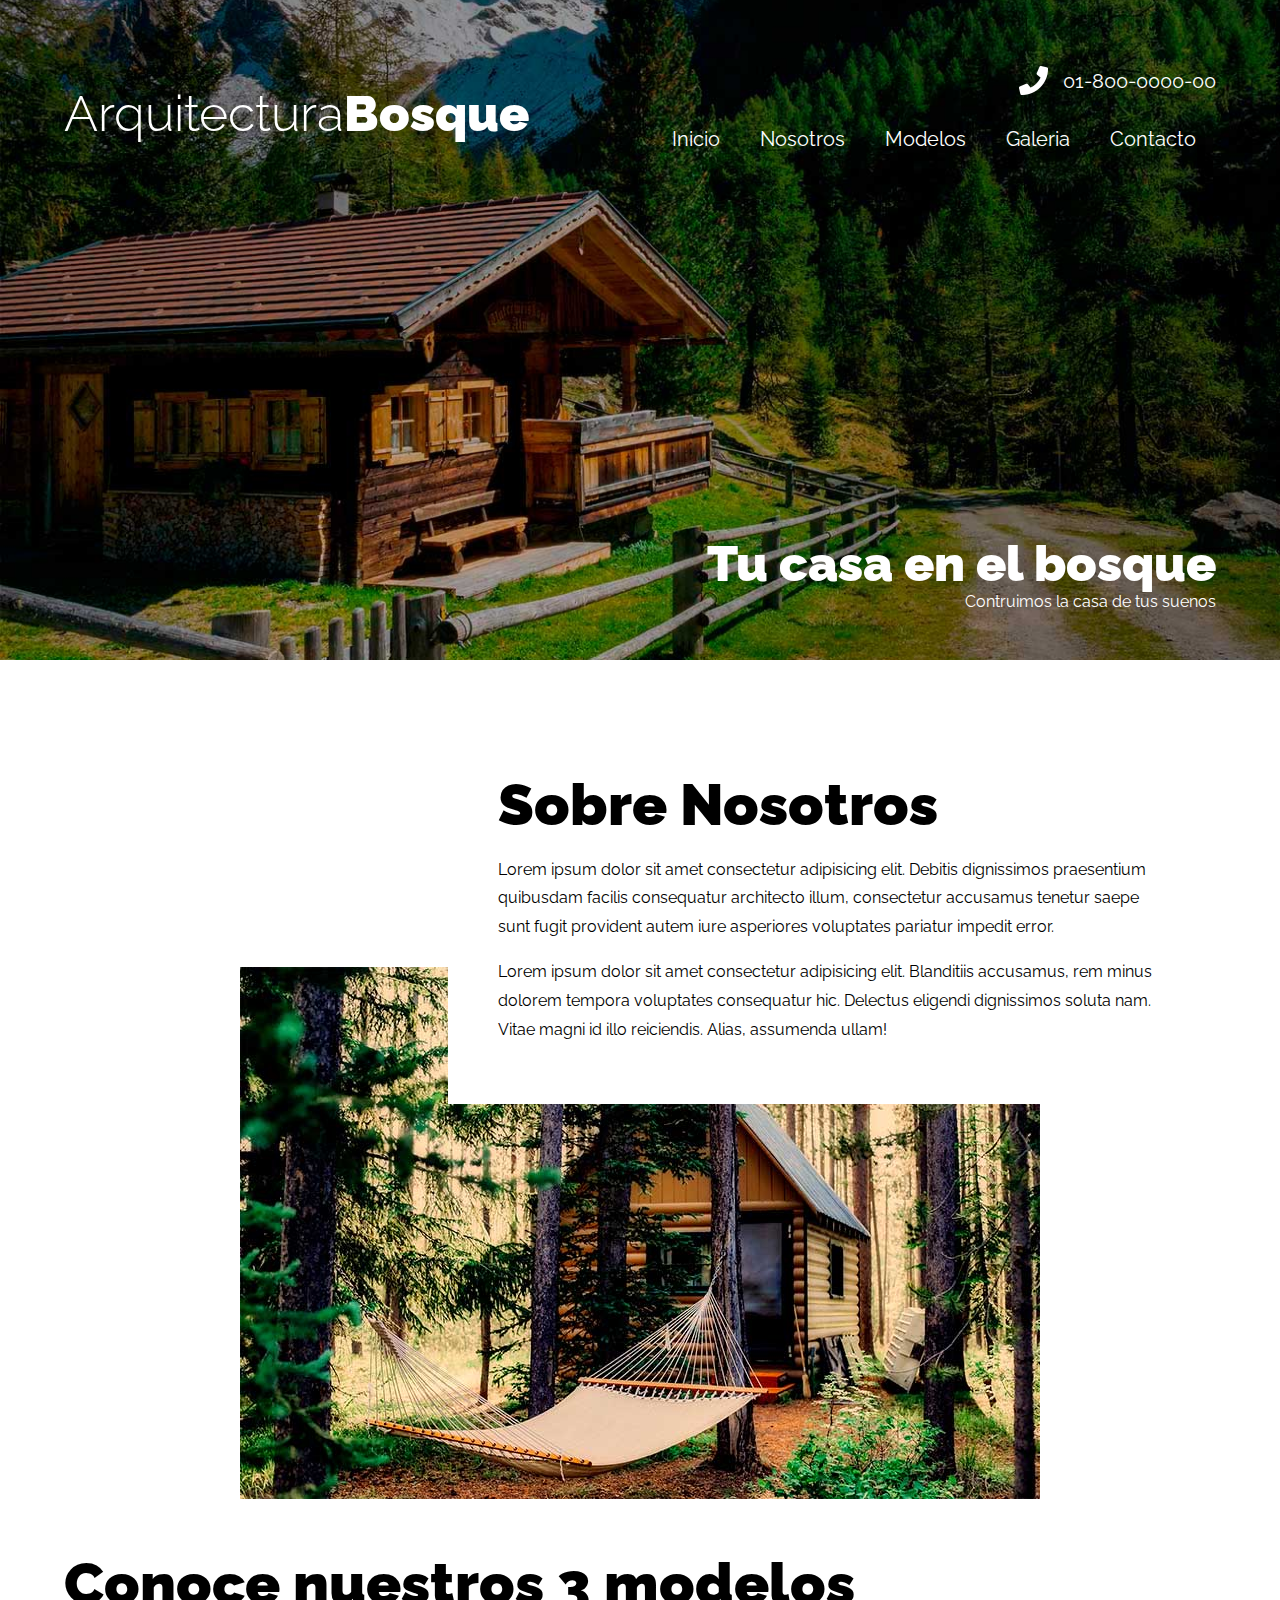
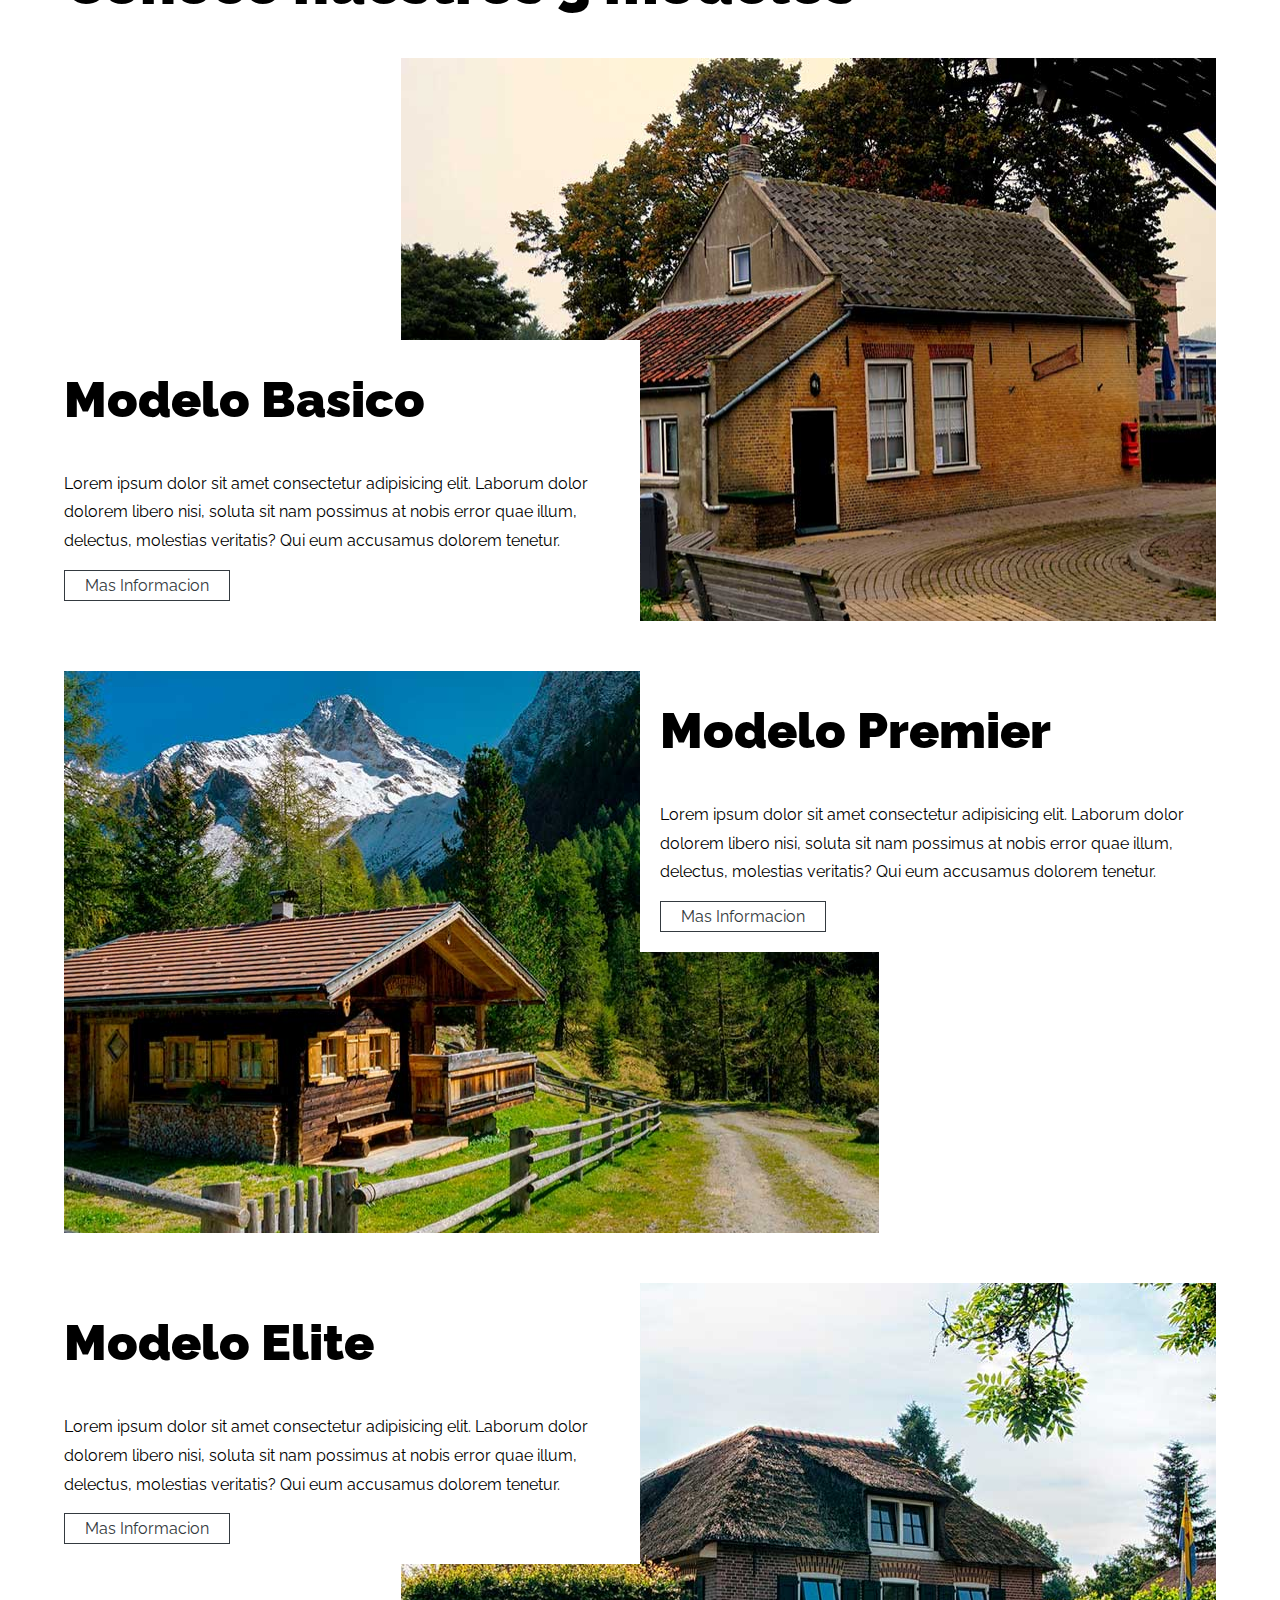
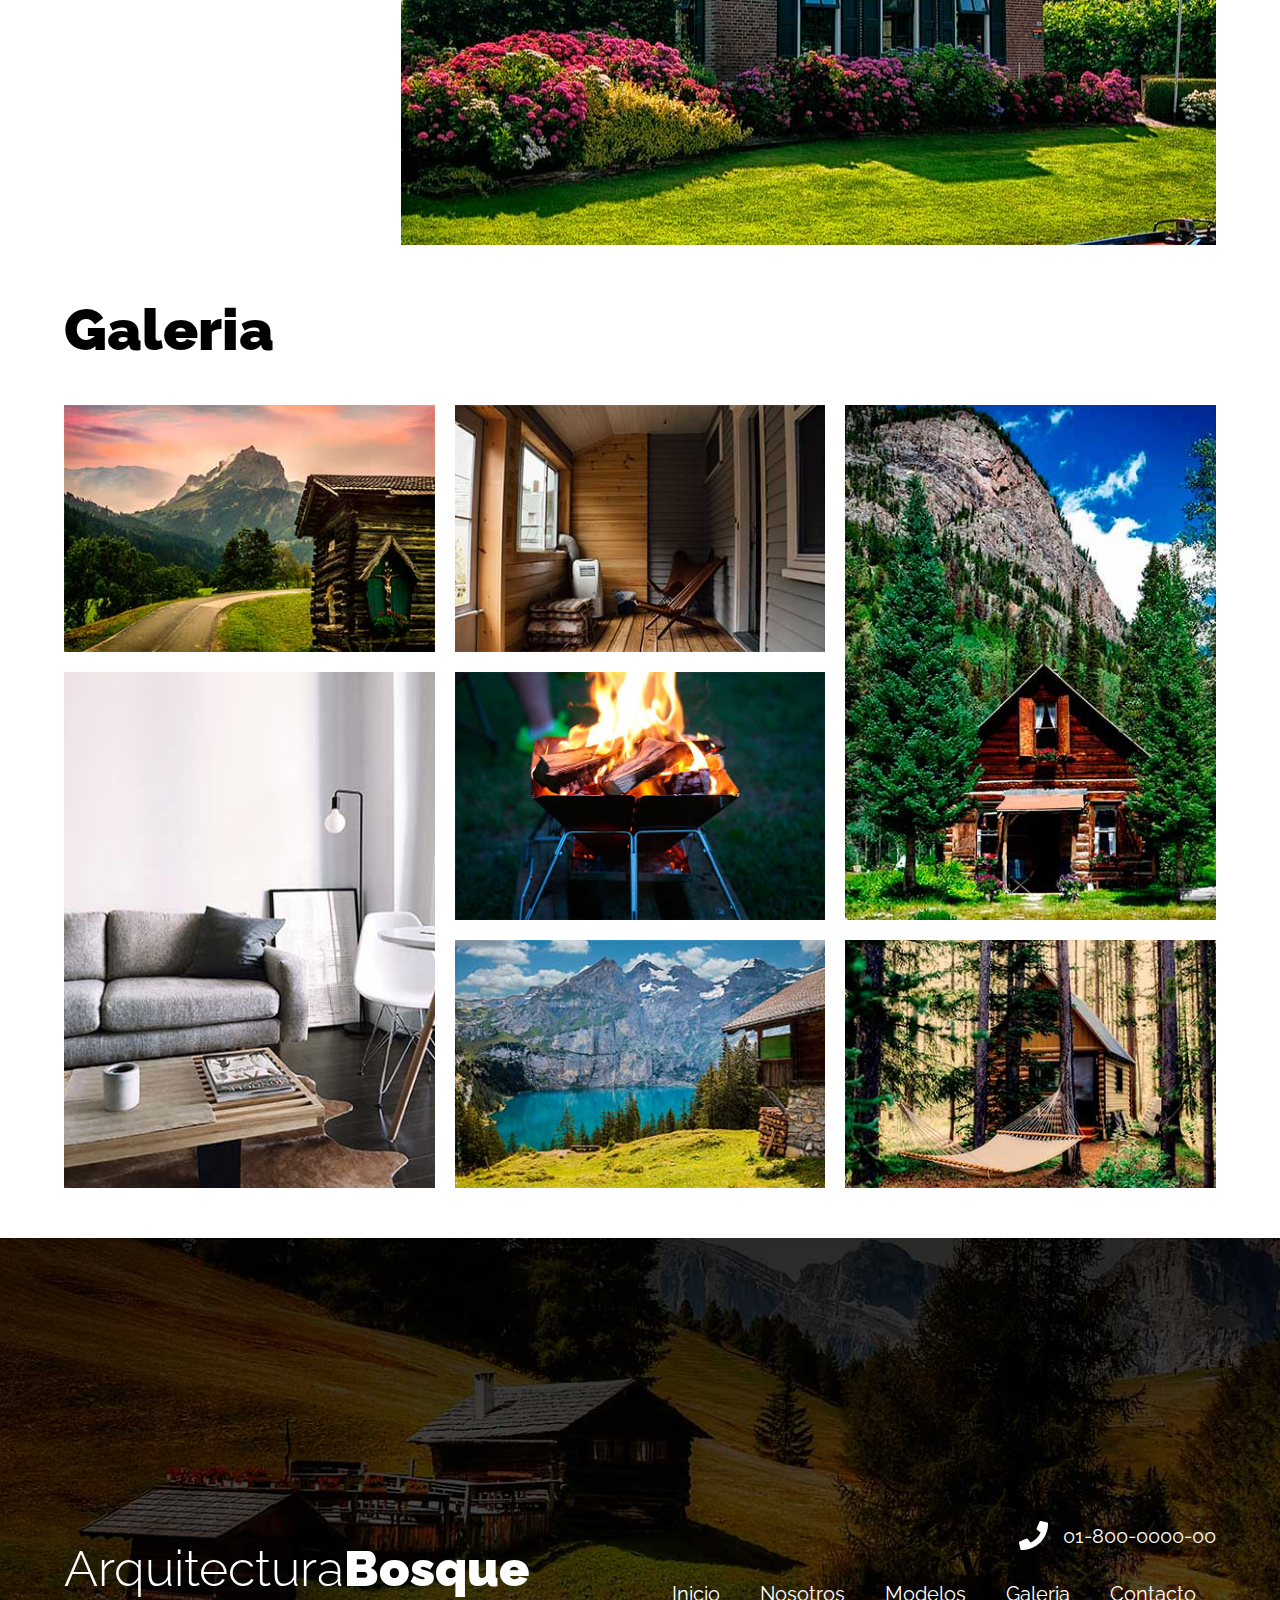
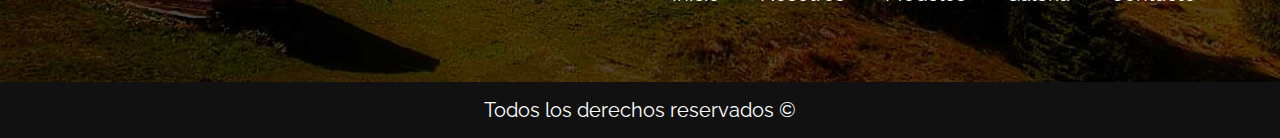
<file: Arquitecture/index.html>
<!DOCTYPE html>
<html lang="en">
<head>
    <meta charset="UTF-8">
    <meta http-equiv="X-UA-Compatible" content="IE=edge">
    <meta name="viewport" content="width=device-width, initial-scale=1.0">
    <link rel="stylesheet" href="styles/styles.css">
    <link rel="stylesheet" href="styles/normalize.css">
    <title>Arquitecture</title>
</head>
<body>
    <header class="header">
        <div class="contenedor contenido-header">
            <div class="barra">
                <div class="logo">
                    <h1 class="nombre-sitio">Arquitectura<span>Bosque</span>
                    </h1>
                </div>
                <div class="contacto">
                    <a class="telefono" href="tel:+51989366433">01-800-0000-00</a>
                    <nav class="navegacion">
                        <a class="link" href="#">Inicio</a>
                        <a class="link" href="#">Nosotros</a>
                        <a class="link" href="#">Modelos</a>
                        <a class="link" href="#">Galeria</a>
                        <a class="link" href="#">Contacto</a>
                    </nav>
                </div>
            </div>
            <div class="slogan">
                <h1>Tu casa en el bosque</h1>
                <p>Contruimos la casa de tus suenos</p>
            </div>
        </div>
    </header>
    <section class="contenedor mt-5 nosotros">
        <div class="contenido-nosotros">
            <h2>Sobre Nosotros</h2>
            <p>Lorem ipsum dolor sit amet consectetur adipisicing elit. Debitis dignissimos praesentium quibusdam facilis consequatur architecto illum, consectetur accusamus tenetur saepe sunt fugit provident autem iure asperiores voluptates pariatur impedit error.</p>
            <p>Lorem ipsum dolor sit amet consectetur adipisicing elit. Blanditiis accusamus, rem minus dolorem tempora voluptates consequatur hic. Delectus eligendi dignissimos soluta nam. Vitae magni id illo reiciendis. Alias, assumenda ullam!</p>
        </div>
    </section>
    <main class="contenedor mt-5">
        <h2>Conoce nuestros 3 modelos</h2>
        <div class="modelo basico">
            <div class="contenido-modelo">
                <h3>Modelo Basico</h3>
                <p>Lorem ipsum dolor sit amet consectetur adipisicing elit. Laborum dolor dolorem libero nisi, soluta sit nam possimus at nobis error quae illum, delectus, molestias veritatis? Qui eum accusamus dolorem tenetur.</p>
                <a href="#" class="btn">Mas Informacion</a>
            </div>
        </div>
        <div class="modelo premier">
            <div class="contenido-modelo">
                <h3>Modelo Premier</h3>
                <p>Lorem ipsum dolor sit amet consectetur adipisicing elit. Laborum dolor dolorem libero nisi, soluta sit nam possimus at nobis error quae illum, delectus, molestias veritatis? Qui eum accusamus dolorem tenetur.</p>
                <a href="#" class="btn">Mas Informacion</a>
            </div>
        </div>
        <div class="modelo elite">
            <div class="contenido-modelo">
                <h3>Modelo Elite</h3>
                <p>Lorem ipsum dolor sit amet consectetur adipisicing elit. Laborum dolor dolorem libero nisi, soluta sit nam possimus at nobis error quae illum, delectus, molestias veritatis? Qui eum accusamus dolorem tenetur.</p>
                <a href="#" class="btn">Mas Informacion</a>
            </div>
        </div>
    </main>
    <section class="contenedor mt-5">
        <h2>Galeria</h2>
        <div class="galeria">
            <div class="imagen">
                <img src="img/imagen_1.jpg" alt="imagen galeria">
            </div>
            <div class="imagen">
                <img src="img/imagen_2.jpg" alt="imagen galeria">
            </div>
            <div class="imagen">
                <img src="img/imagen_3.jpg" alt="imagen galeria">
            </div>
            <div class="imagen">
                <img src="img/imagen_4.jpg" alt="imagen galeria">
            </div>
            <div class="imagen">
                <img src="img/imagen_5.jpg" alt="imagen galeria">
            </div>
            <div class="imagen">
                <img src="img/imagen_6.jpg" alt="imagen galeria">
            </div>
            <div class="imagen">
                <img src="img/imagen_7.jpg" alt="imagen galeria">
            </div>
        </div>
    </section>
    <footer class="footer mt-5">
        <div class="contenedor">
            <div class="barra">
                <div class="logo">
                    <h1 class="nombre-sitio">Arquitectura<span>Bosque</span>
                    </h1>
                </div>
                <div class="contacto">
                    <a class="telefono" href="tel:+51989366433">01-800-0000-00</a>
                    <nav class="navegacion">
                        <a class="link" href="#">Inicio</a>
                        <a class="link" href="#">Nosotros</a>
                        <a class="link" href="#">Modelos</a>
                        <a class="link" href="#">Galeria</a>
                        <a class="link" href="#">Contacto</a>
                    </nav>
                </div>
            </div>
        </div>
        <p class="copyright">Todos los derechos reservados &copy;</p>
    </footer>
</body>
</html>
</file>
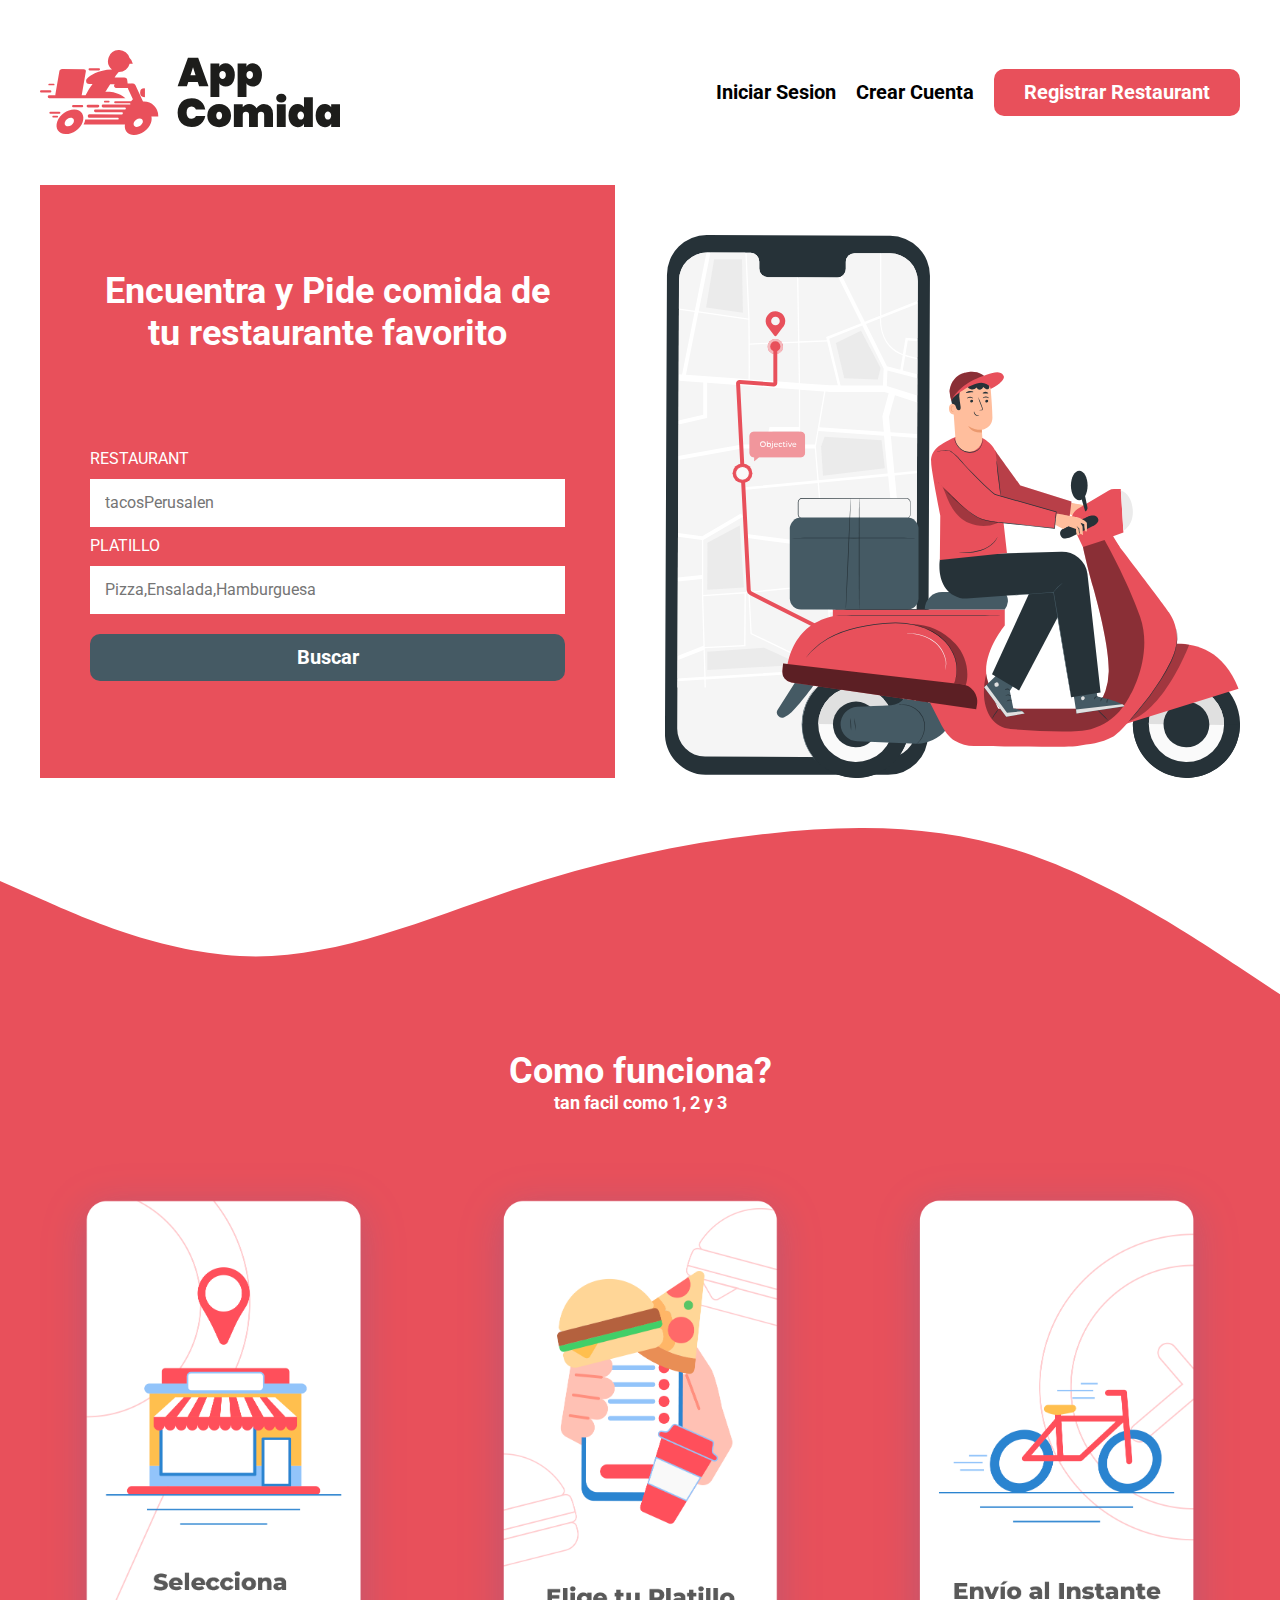
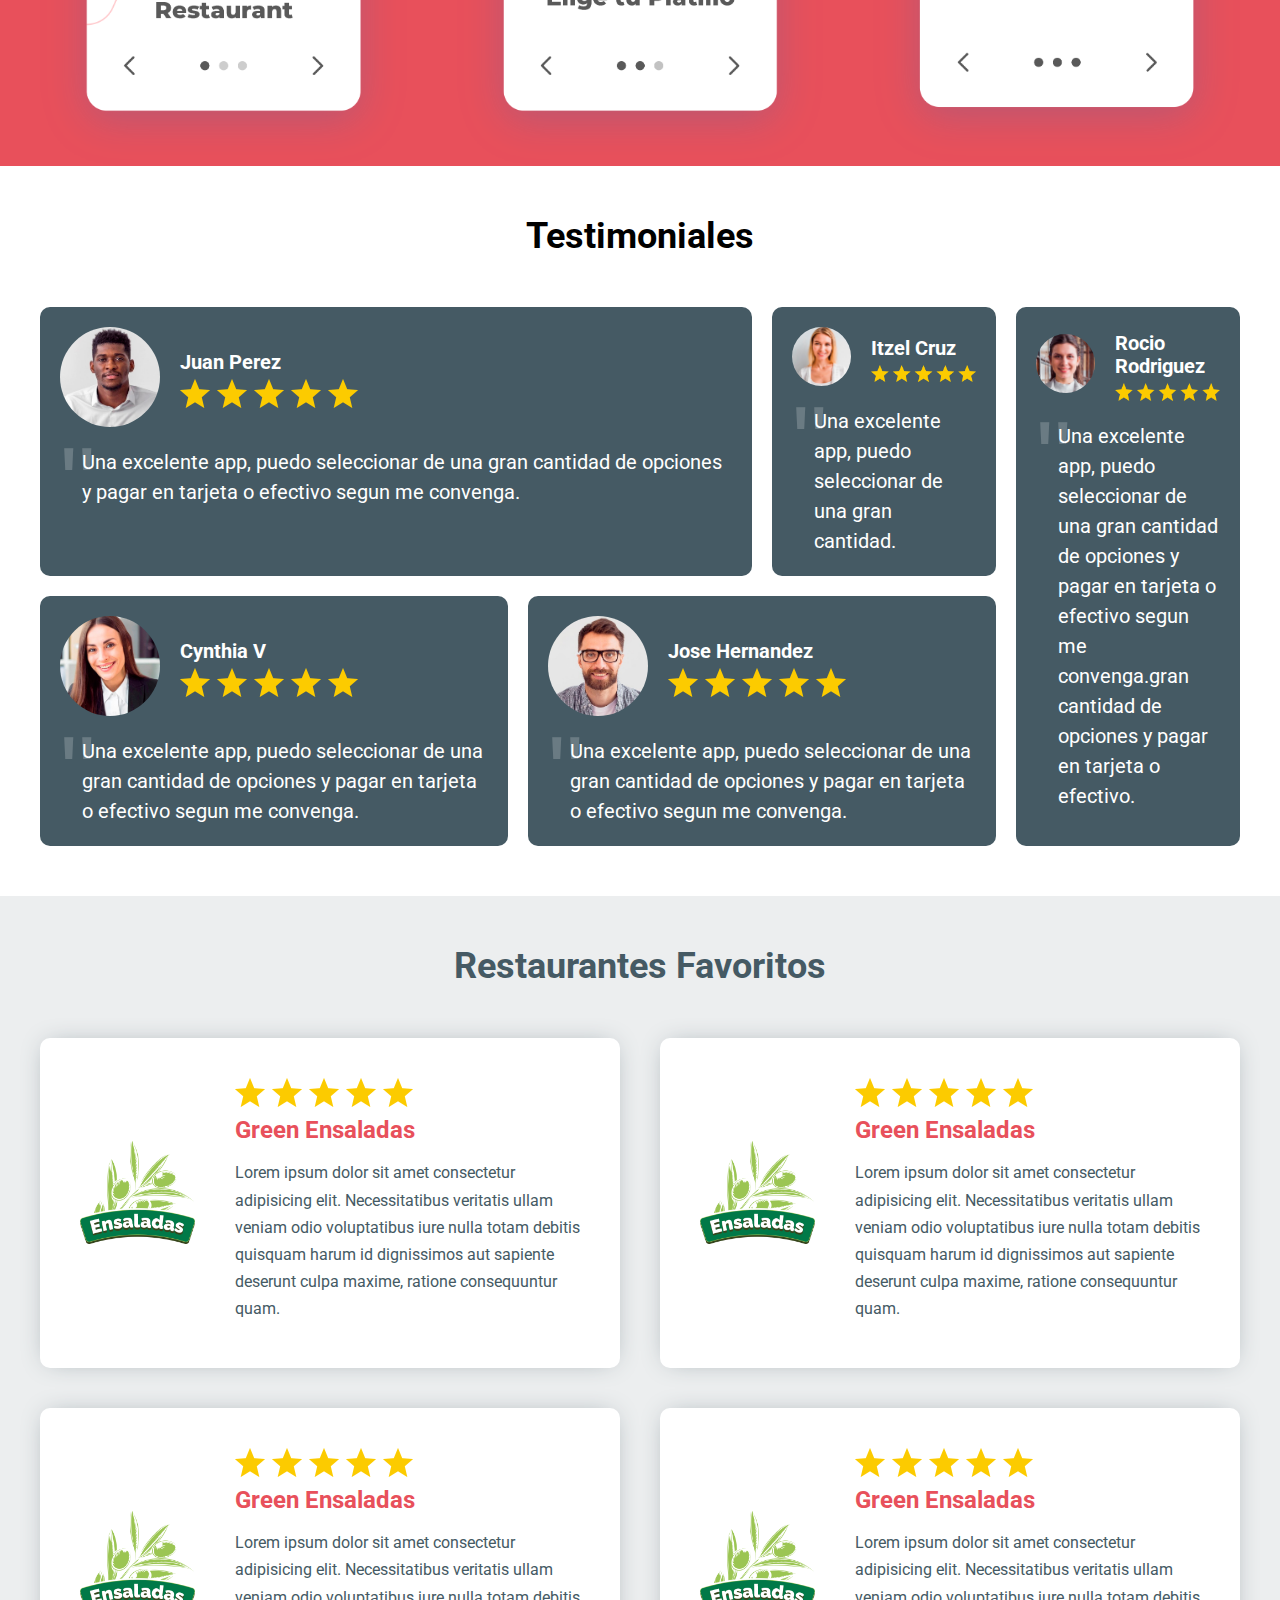
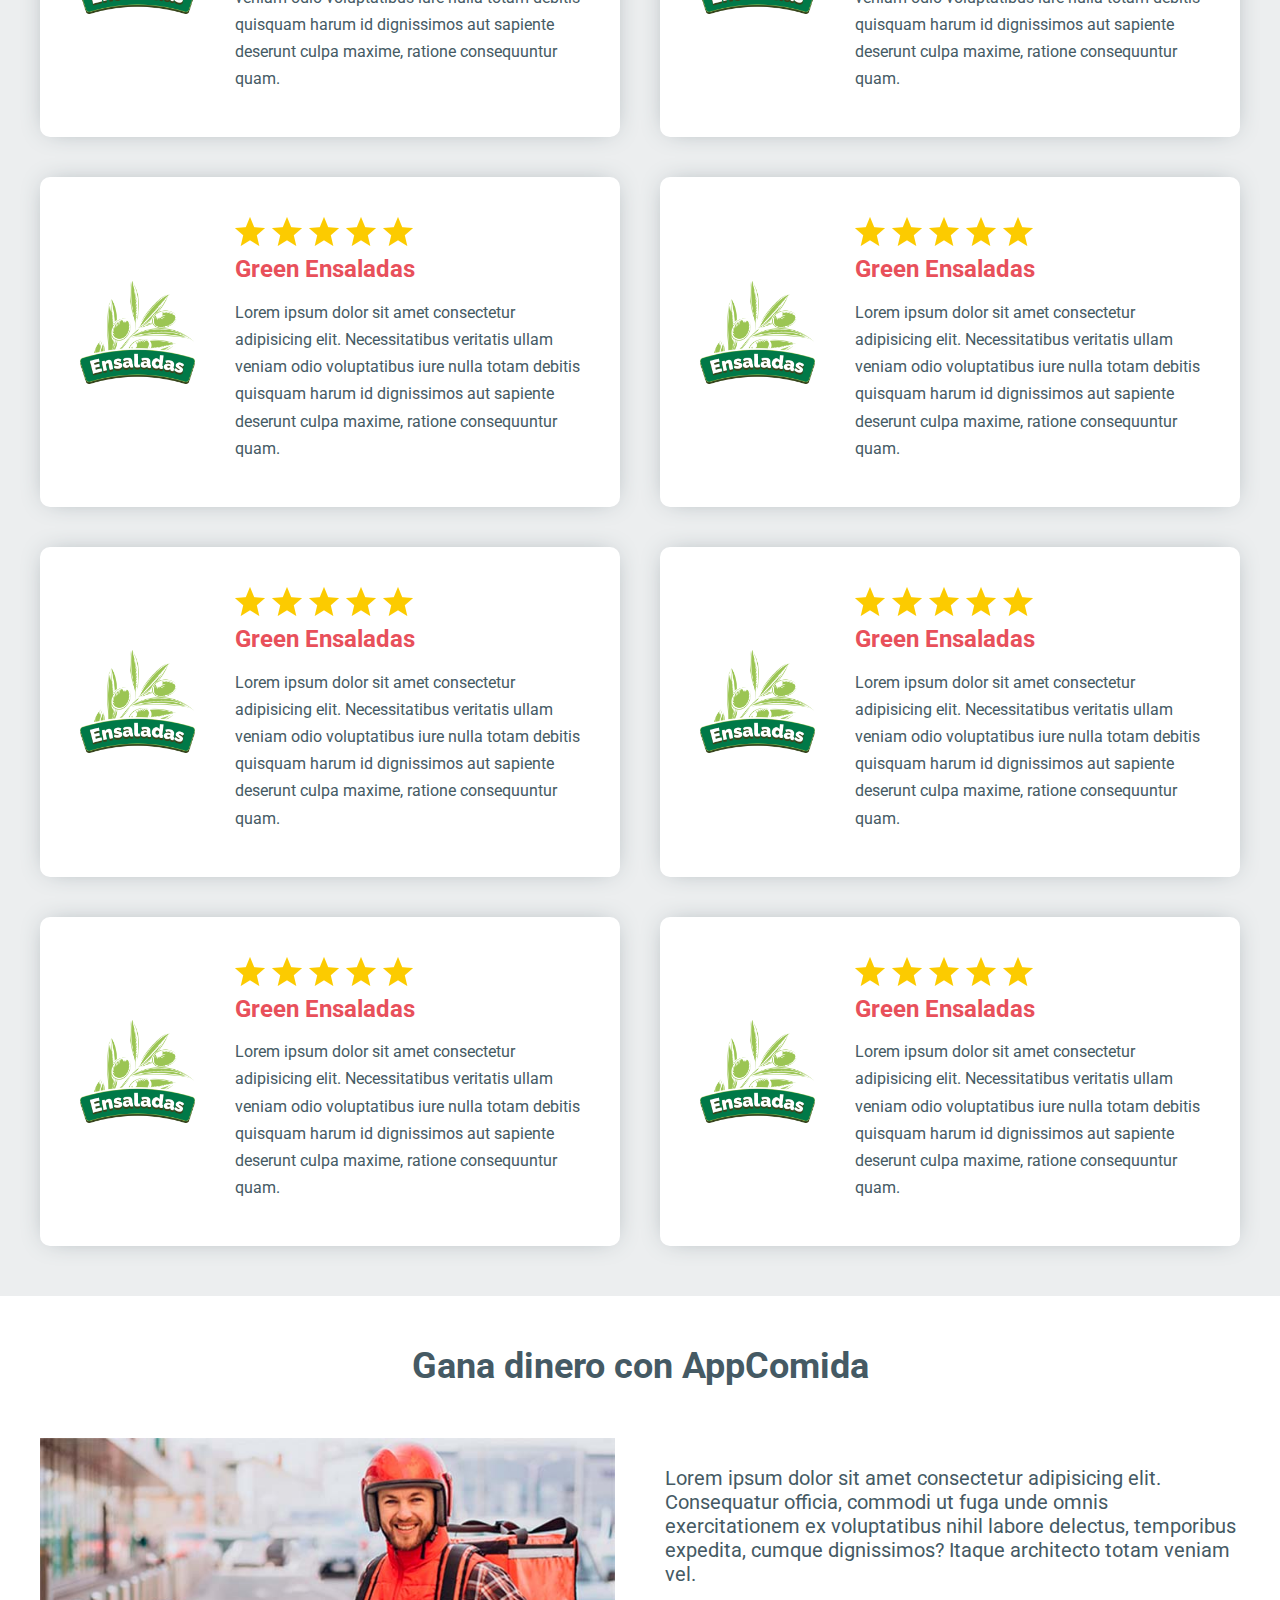
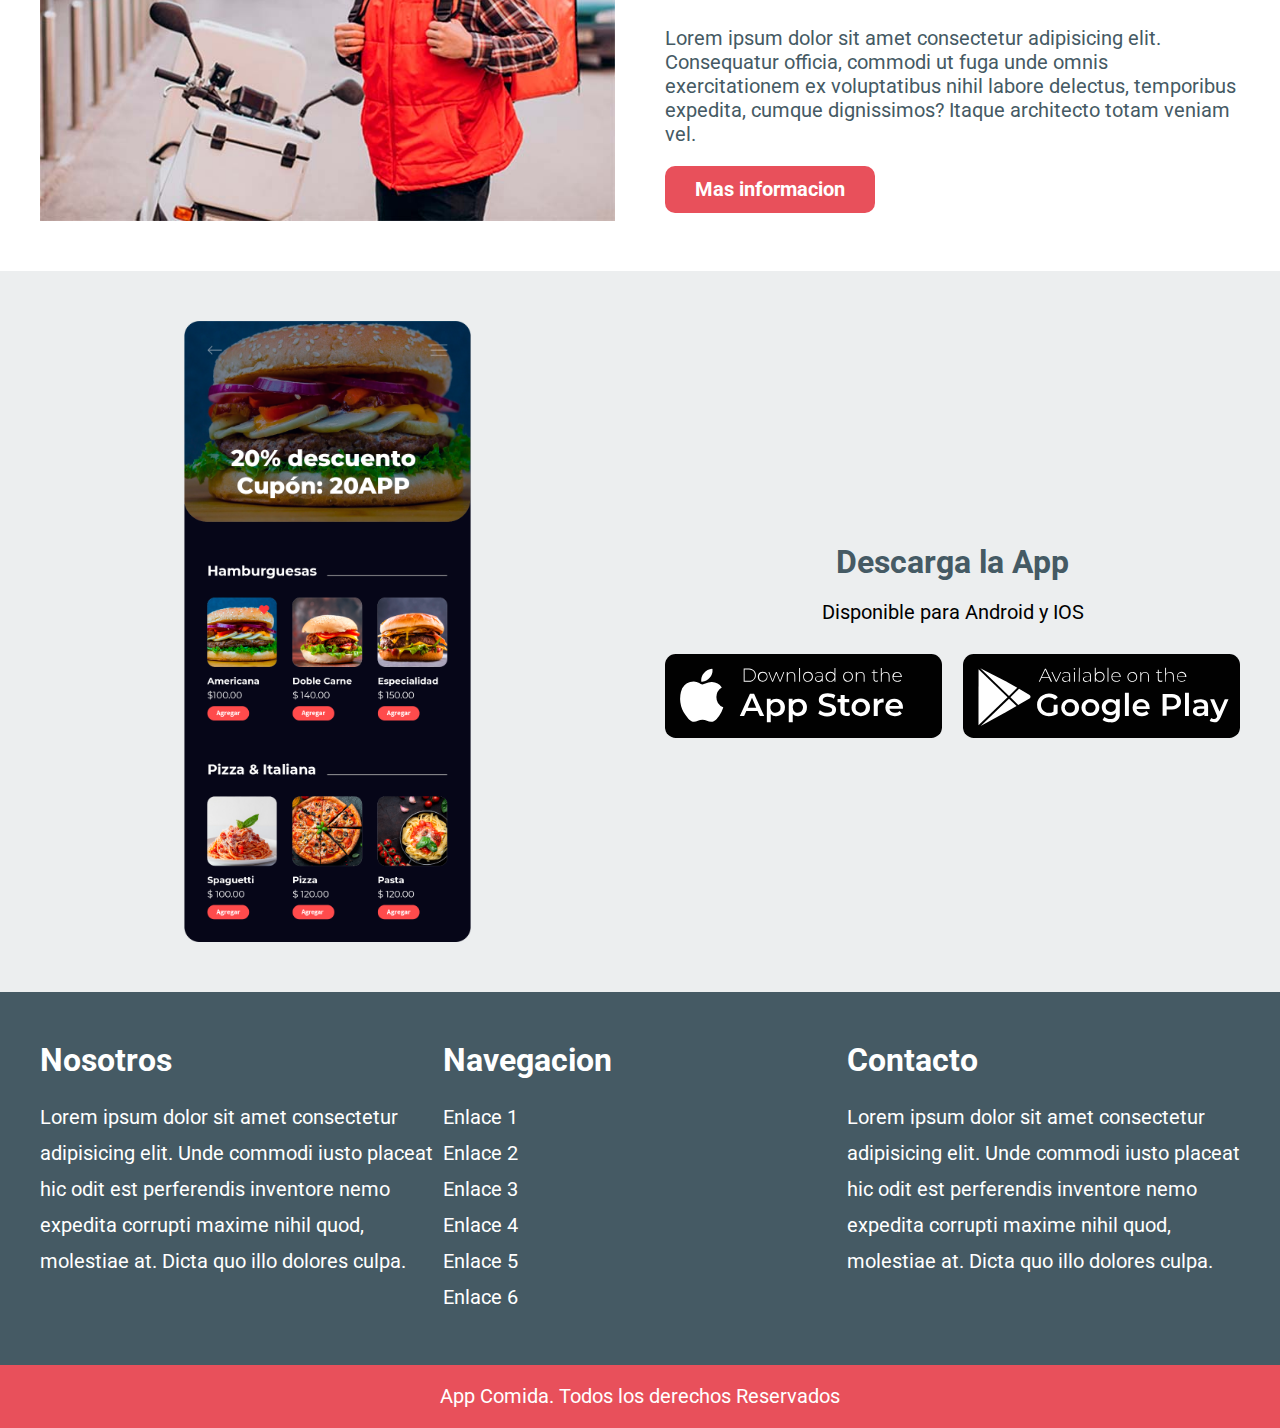
<file: DeliveryApp/index.html>
<!DOCTYPE html>
<html lang="en">
<head>
    <meta charset="UTF-8">
    <meta http-equiv="X-UA-Compatible" content="IE=edge">
    <meta name="viewport" content="width=device-width, initial-scale=1.0">
    <title>App Delivery</title>
    <link rel="preconnect" href="https://fonts.googleapis.com">
    <link rel="preconnect" href="https://fonts.gstatic.com" crossorigin>
    <link href="https://fonts.googleapis.com/css2?family=Roboto:wght@400;700;900&display=swap" rel="stylesheet"> 
    <link rel="stylesheet" href="styles/app.css">
</head>
<body>
    <header class="header contenedor">
        <div class="header__logo">
            <img src="src/img/logo.svg" alt="logo deliveryApp">
        </div>
        <nav class="navegacion">
            <a href="#" class="navegacion__link">Iniciar Sesion</a>
            <a href="#" class="navegacion__link">Crear Cuenta</a>
            <a href="#" class="navegacion__link navegacion__link--registrar">Registrar Restaurant</a>
        </nav>
    </header>
    <section class="contenedor formulario">
        <div class="formulario__grid">
            <div class="formulario__contenido">
                <h2 class="formulario__heading">Encuentra y Pide comida de tu restaurante favorito</h2>
                <form action="formulario__buscar">
                    <div class="formulario__campo">
                        <label for="restaurant" class="formulario__label">Restaurant</label>
                        <input id="restaurant" type="text" class="formulario__input" placeholder="tacosPerusalen">
                    </div>
                    <div class="formulario__campo">
                        <label for="platillo" class="formulario__label">Platillo</label>
                        <input id="platillo" type="text" class="formulario__input" placeholder="Pizza,Ensalada,Hamburguesa">
                        <input type="submit" class="formulario__submit" value="Buscar">
                    </div>
                </form>
            </div>
            <div class="formulario__imagen-contenedor">
                <img class="formulario__imagen" src="src/img/dibujo_repartidor.svg" alt="imagen repartidor">
            </div>
        </div>
    </section>
    <section class="pasos">
        <img src="src/img/wave.svg" alt="imagen wave" class="pasos__wave">
        <div class="pasos__contenido">
            <h2 class="pasos__heading">Como funciona? <span class="pasos__heading--descripcion">tan facil como 1, 2 y 3</span></h2>
            <div class="pasos__grid contenedor">
                <div class="pasos__paso">
                    <img class="pasos__imagen" src="src/img/paso_1.png" alt="imagen paso app">
                </div>
                <div class="pasos__paso">
                    <img class="pasos__imagen" src="src/img/paso_2.png" alt="imagen paso app">
                </div>
                <div class="pasos__paso">
                    <img class="pasos__imagen" src="src/img/paso_3.png" alt="imagen paso app">
                </div>
            </div>

        </div>
    </section>
    <section class="contenedor testimoniales">
        <h2 class="testimoniales__heading">Testimoniales</h2>
        <div class="testimoniales__grid">
            <div class="testimonial">
                <header class="testimonial__header">
                    <div class="testimonial__imagen">
                        <img src="src/img/testimonial1.jpg" alt="testimonial">
                    </div>
                    <div class="testimonial__informacion">
                        <p class="testimonial__autor">Juan Perez</p>
                        <img class="testimonial__calificacion" src="src/img/estrellas.png" alt="estrellas">
                    </div>
                </header>
                <blockquote class="testimonial__texto">
                    Una excelente app, puedo seleccionar de una gran cantidad de opciones y pagar en tarjeta o efectivo segun me convenga.
                </blockquote>
            </div>
            <div class="testimonial">
                <header class="testimonial__header">
                    <div class="testimonial__imagen">
                        <img src="src/img/testimonial5.jpg" alt="testimonial">
                    </div>
                    <div class="testimonial__informacion">
                        <p class="testimonial__autor">Itzel Cruz</p>
                        <img class="testimonial__calificacion" src="src/img/estrellas.png" alt="estrellas">
                    </div>
                </header>
                <blockquote class="testimonial__texto">
                    Una excelente app, puedo seleccionar de una gran cantidad.
                </blockquote>
            </div>
            <div class="testimonial">
                <header class="testimonial__header">
                    <div class="testimonial__imagen">
                        <img src="src/img/testimonial4.jpg" alt="testimonial">
                    </div>
                    <div class="testimonial__informacion">
                        <p class="testimonial__autor">Rocio Rodriguez</p>
                        <img class="testimonial__calificacion" src="src/img/estrellas.png" alt="estrellas">
                    </div>
                </header>
                <blockquote class="testimonial__texto">
                    Una excelente app, puedo seleccionar de una gran cantidad de opciones y pagar en tarjeta o efectivo segun me convenga.gran cantidad de opciones y pagar en tarjeta o efectivo.
                </blockquote>
            </div>
            <div class="testimonial">
                <header class="testimonial__header">
                    <div class="testimonial__imagen">
                        <img src="src/img/testimonial2.jpg" alt="testimonial">
                    </div>
                    <div class="testimonial__informacion">
                        <p class="testimonial__autor">Cynthia V</p>
                        <img class="testimonial__calificacion" src="src/img/estrellas.png" alt="estrellas">
                    </div>
                </header>
                <blockquote class="testimonial__texto">
                    Una excelente app, puedo seleccionar de una gran cantidad de opciones y pagar en tarjeta o efectivo segun me convenga.
                </blockquote>
            </div>
            <div class="testimonial">
                <header class="testimonial__header">
                    <div class="testimonial__imagen">
                        <img src="src/img/testimonial3.jpg" alt="testimonial">
                    </div>
                    <div class="testimonial__informacion">
                        <p class="testimonial__autor">Jose Hernandez</p>
                        <img class="testimonial__calificacion" src="src/img/estrellas.png" alt="estrellas">
                    </div>
                </header>
                <blockquote class="testimonial__texto">
                    Una excelente app, puedo seleccionar de una gran cantidad de opciones y pagar en tarjeta o efectivo segun me convenga.
                </blockquote>
            </div>
        </div>
    </section>
    <main class="restaurantes">
        <h2 class="restaurantes__heading">Restaurantes Favoritos</h2>
        <div class="restaurantes__grid contenedor">
            <div class="restaurant">
                <div class="restaurant__grid">
                    <div class="restaurant__imagen">
                        <img src="src/img/logo_ensaladas.png" alt="logo ensaladas">
                    </div>
                    <div class="restaurant__informacion">
                        <img src="src/img/estrellas.png" alt="estrellas" class="restaurant__estrella">
                        <h3 class="restaurant__nombre">Green Ensaladas</h3>
                        <p class="restaurant__descripcion">Lorem ipsum dolor sit amet consectetur adipisicing elit. Necessitatibus veritatis ullam veniam odio voluptatibus iure nulla totam debitis quisquam harum id dignissimos aut sapiente deserunt culpa maxime, ratione consequuntur quam.</p>
                    </div>
                </div>
            </div>
            <div class="restaurant">
                <div class="restaurant__grid">
                    <div class="restaurant__imagen">
                        <img src="src/img/logo_ensaladas.png" alt="logo ensaladas">
                    </div>
                    <div class="restaurant__informacion">
                        <img src="src/img/estrellas.png" alt="estrellas" class="restaurant__estrella">
                        <h3 class="restaurant__nombre">Green Ensaladas</h3>
                        <p class="restaurant__descripcion">Lorem ipsum dolor sit amet consectetur adipisicing elit. Necessitatibus veritatis ullam veniam odio voluptatibus iure nulla totam debitis quisquam harum id dignissimos aut sapiente deserunt culpa maxime, ratione consequuntur quam.</p>
                    </div>
                </div>
            </div>
            <div class="restaurant">
                <div class="restaurant__grid">
                    <div class="restaurant__imagen">
                        <img src="src/img/logo_ensaladas.png" alt="logo ensaladas">
                    </div>
                    <div class="restaurant__informacion">
                        <img src="src/img/estrellas.png" alt="estrellas" class="restaurant__estrella">
                        <h3 class="restaurant__nombre">Green Ensaladas</h3>
                        <p class="restaurant__descripcion">Lorem ipsum dolor sit amet consectetur adipisicing elit. Necessitatibus veritatis ullam veniam odio voluptatibus iure nulla totam debitis quisquam harum id dignissimos aut sapiente deserunt culpa maxime, ratione consequuntur quam.</p>
                    </div>
                </div>
            </div>
            <div class="restaurant">
                <div class="restaurant__grid">
                    <div class="restaurant__imagen">
                        <img src="src/img/logo_ensaladas.png" alt="logo ensaladas">
                    </div>
                    <div class="restaurant__informacion">
                        <img src="src/img/estrellas.png" alt="estrellas" class="restaurant__estrella">
                        <h3 class="restaurant__nombre">Green Ensaladas</h3>
                        <p class="restaurant__descripcion">Lorem ipsum dolor sit amet consectetur adipisicing elit. Necessitatibus veritatis ullam veniam odio voluptatibus iure nulla totam debitis quisquam harum id dignissimos aut sapiente deserunt culpa maxime, ratione consequuntur quam.</p>
                    </div>
                </div>
            </div>
            <div class="restaurant">
                <div class="restaurant__grid">
                    <div class="restaurant__imagen">
                        <img src="src/img/logo_ensaladas.png" alt="logo ensaladas">
                    </div>
                    <div class="restaurant__informacion">
                        <img src="src/img/estrellas.png" alt="estrellas" class="restaurant__estrella">
                        <h3 class="restaurant__nombre">Green Ensaladas</h3>
                        <p class="restaurant__descripcion">Lorem ipsum dolor sit amet consectetur adipisicing elit. Necessitatibus veritatis ullam veniam odio voluptatibus iure nulla totam debitis quisquam harum id dignissimos aut sapiente deserunt culpa maxime, ratione consequuntur quam.</p>
                    </div>
                </div>
            </div>
            <div class="restaurant">
                <div class="restaurant__grid">
                    <div class="restaurant__imagen">
                        <img src="src/img/logo_ensaladas.png" alt="logo ensaladas">
                    </div>
                    <div class="restaurant__informacion">
                        <img src="src/img/estrellas.png" alt="estrellas" class="restaurant__estrella">
                        <h3 class="restaurant__nombre">Green Ensaladas</h3>
                        <p class="restaurant__descripcion">Lorem ipsum dolor sit amet consectetur adipisicing elit. Necessitatibus veritatis ullam veniam odio voluptatibus iure nulla totam debitis quisquam harum id dignissimos aut sapiente deserunt culpa maxime, ratione consequuntur quam.</p>
                    </div>
                </div>
            </div>
            <div class="restaurant">
                <div class="restaurant__grid">
                    <div class="restaurant__imagen">
                        <img src="src/img/logo_ensaladas.png" alt="logo ensaladas">
                    </div>
                    <div class="restaurant__informacion">
                        <img src="src/img/estrellas.png" alt="estrellas" class="restaurant__estrella">
                        <h3 class="restaurant__nombre">Green Ensaladas</h3>
                        <p class="restaurant__descripcion">Lorem ipsum dolor sit amet consectetur adipisicing elit. Necessitatibus veritatis ullam veniam odio voluptatibus iure nulla totam debitis quisquam harum id dignissimos aut sapiente deserunt culpa maxime, ratione consequuntur quam.</p>
                    </div>
                </div>
            </div>
            <div class="restaurant">
                <div class="restaurant__grid">
                    <div class="restaurant__imagen">
                        <img src="src/img/logo_ensaladas.png" alt="logo ensaladas">
                    </div>
                    <div class="restaurant__informacion">
                        <img src="src/img/estrellas.png" alt="estrellas" class="restaurant__estrella">
                        <h3 class="restaurant__nombre">Green Ensaladas</h3>
                        <p class="restaurant__descripcion">Lorem ipsum dolor sit amet consectetur adipisicing elit. Necessitatibus veritatis ullam veniam odio voluptatibus iure nulla totam debitis quisquam harum id dignissimos aut sapiente deserunt culpa maxime, ratione consequuntur quam.</p>
                    </div>
                </div>
            </div>
            <div class="restaurant">
                <div class="restaurant__grid">
                    <div class="restaurant__imagen">
                        <img src="src/img/logo_ensaladas.png" alt="logo ensaladas">
                    </div>
                    <div class="restaurant__informacion">
                        <img src="src/img/estrellas.png" alt="estrellas" class="restaurant__estrella">
                        <h3 class="restaurant__nombre">Green Ensaladas</h3>
                        <p class="restaurant__descripcion">Lorem ipsum dolor sit amet consectetur adipisicing elit. Necessitatibus veritatis ullam veniam odio voluptatibus iure nulla totam debitis quisquam harum id dignissimos aut sapiente deserunt culpa maxime, ratione consequuntur quam.</p>
                    </div>
                </div>
            </div>
            <div class="restaurant">
                <div class="restaurant__grid">
                    <div class="restaurant__imagen">
                        <img src="src/img/logo_ensaladas.png" alt="logo ensaladas">
                    </div>
                    <div class="restaurant__informacion">
                        <img src="src/img/estrellas.png" alt="estrellas" class="restaurant__estrella">
                        <h3 class="restaurant__nombre">Green Ensaladas</h3>
                        <p class="restaurant__descripcion">Lorem ipsum dolor sit amet consectetur adipisicing elit. Necessitatibus veritatis ullam veniam odio voluptatibus iure nulla totam debitis quisquam harum id dignissimos aut sapiente deserunt culpa maxime, ratione consequuntur quam.</p>
                    </div>
                </div>
            </div>
        </div>
    </main>
    <section class="appcomida">
        <h2 class="appcomida__heading">Gana dinero con AppComida</h2>
        <div class="appcomida__grid contenedor">
            <div class="appcomida_imagen">
                <img src="src/img/repartidor.jpg" alt="appComida foto">
            </div>
            <div class="appcomida__informacion">
                <p class="appcomida__parrafo">
                    Lorem ipsum dolor sit amet consectetur adipisicing elit. Consequatur officia, commodi ut fuga unde omnis exercitationem ex voluptatibus nihil labore delectus, temporibus expedita, cumque dignissimos? Itaque architecto totam veniam vel.
                </p>
                <p class="appcomida__parrafo">
                    Lorem ipsum dolor sit amet consectetur adipisicing elit. Consequatur officia, commodi ut fuga unde omnis exercitationem ex voluptatibus nihil labore delectus, temporibus expedita, cumque dignissimos? Itaque architecto totam veniam vel.
                </p>
                <input type="submit" class="appcomida__submit" value="Mas informacion">
            </div>
        </div>
    </section>
    <section class="descargar">
        <div class="descargar__grid contenedor">
            <div class="descargar__imagen">
                <img src="src/img/app.png" alt="imagen aplicacion">
            </div>
            <div class="tiendas">
                <h3 class="tiendas__heading">
                    Descarga la App
                </h3>
                <p class="tiendas__texto">Disponible para Android y IOS</p>
                <div class="tiendas__grid">
                    <a href="#" class="tiendas__enlace">
                        <img src="src/img/tienda-apple.svg" alt="tienda Apple">
                    </a>
                    <a href="#" class="tiendas__enlace">
                        <img src="src/img/tienda-android.svg" alt="tienda Android">
                    </a>
                </div>
            </div>
        </div>
    </section>
    <footer class="footer">
        <div class="footer__grid contenedor">
            <div class="footer__widget">
                <h3 class="footer__heading">Nosotros</h3>
                <p class="footer__texto">Lorem ipsum dolor sit amet consectetur adipisicing elit. Unde commodi iusto placeat hic odit est perferendis inventore nemo expedita corrupti maxime nihil quod, molestiae at. Dicta quo illo dolores culpa.</p>
            </div>
            <div class="footer__widget">
                <h3 class="footer__heading">Navegacion</h3>
                <nav class="footer__nav">
                    <a href="#" class="footer__link">Enlace 1</a>
                    <a href="#" class="footer__link">Enlace 2</a>
                    <a href="#" class="footer__link">Enlace 3</a>
                    <a href="#" class="footer__link">Enlace 4</a>
                    <a href="#" class="footer__link">Enlace 5</a>
                    <a href="#" class="footer__link">Enlace 6</a>
                </nav>
            </div>
            <div class="footer__widget">
                <h3 class="footer__heading">Contacto</h3>
                <p class="footer__texto">Lorem ipsum dolor sit amet consectetur adipisicing elit. Unde commodi iusto placeat hic odit est perferendis inventore nemo expedita corrupti maxime nihil quod, molestiae at. Dicta quo illo dolores culpa.</p>
            </div>
        </div>
        <p class="footer__copyright">App Comida. Todos los derechos Reservados</p>
    </footer>
</body>
</html>
</file>
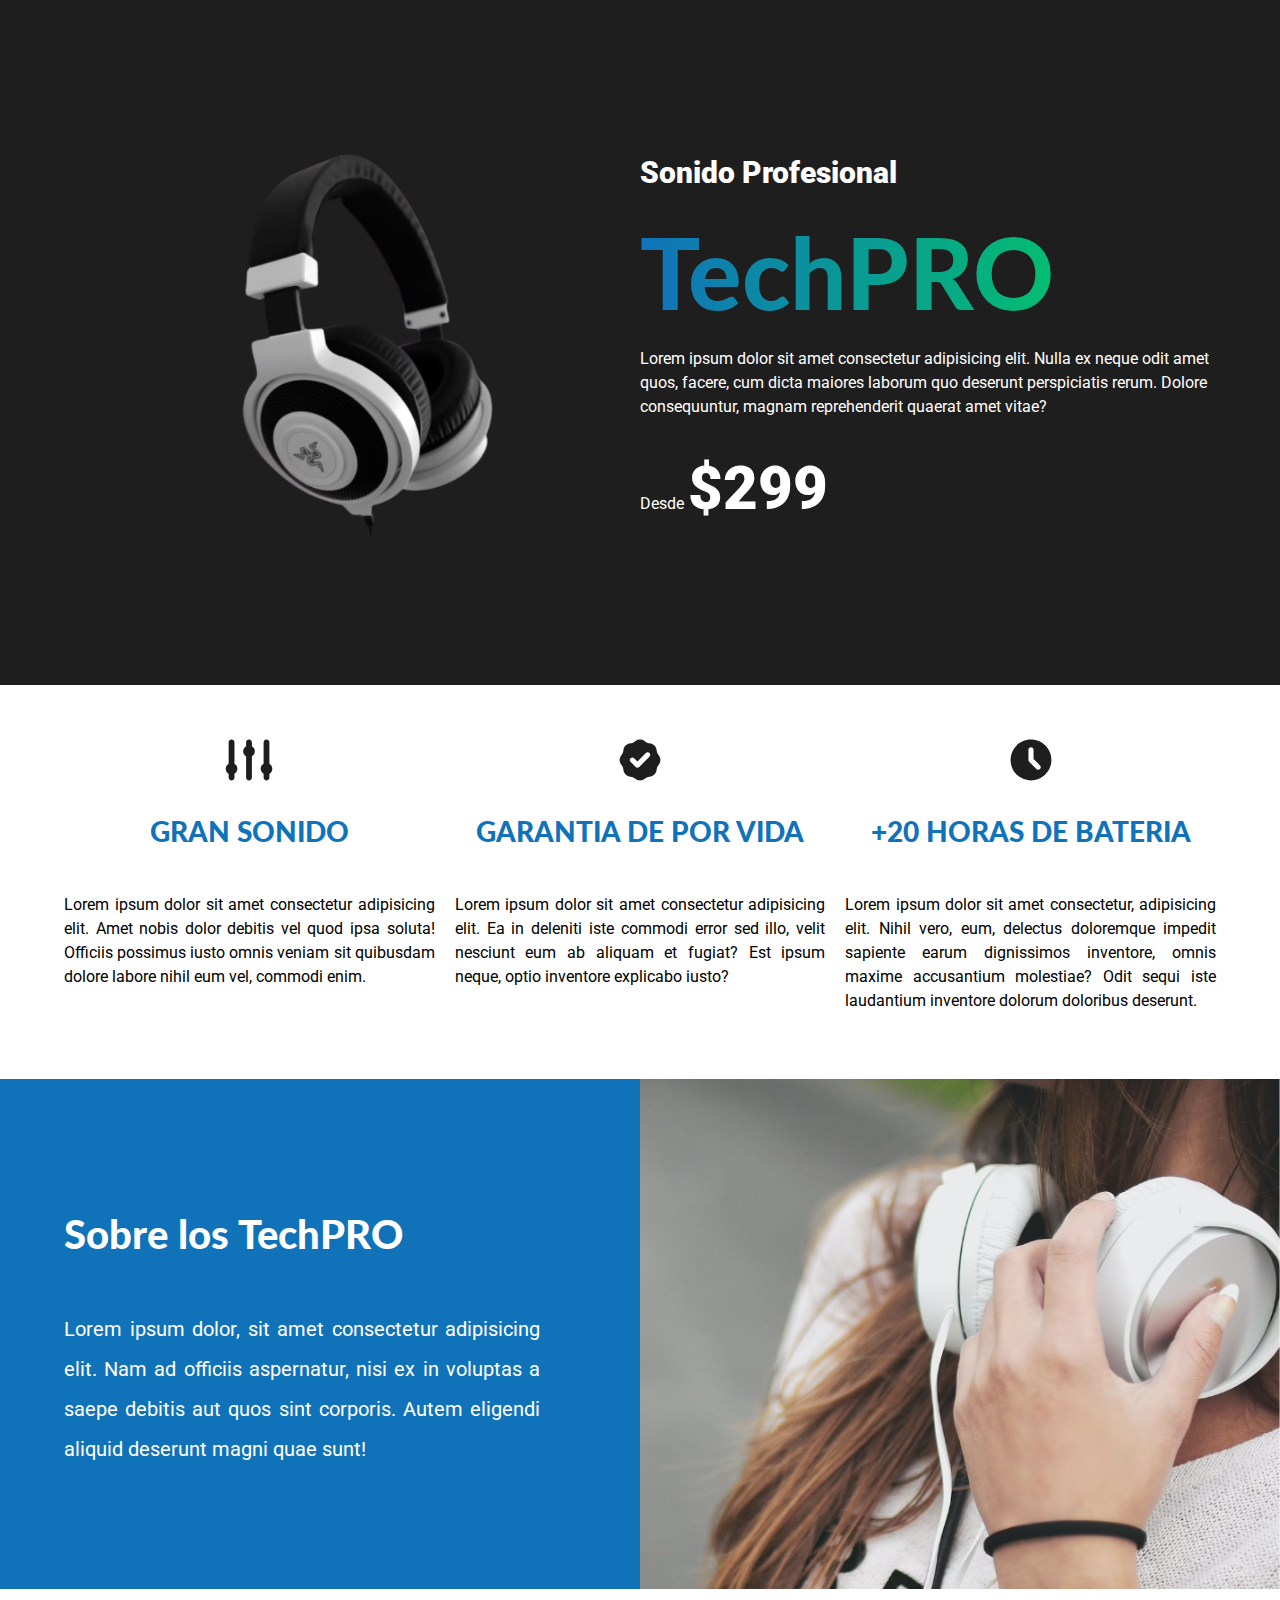
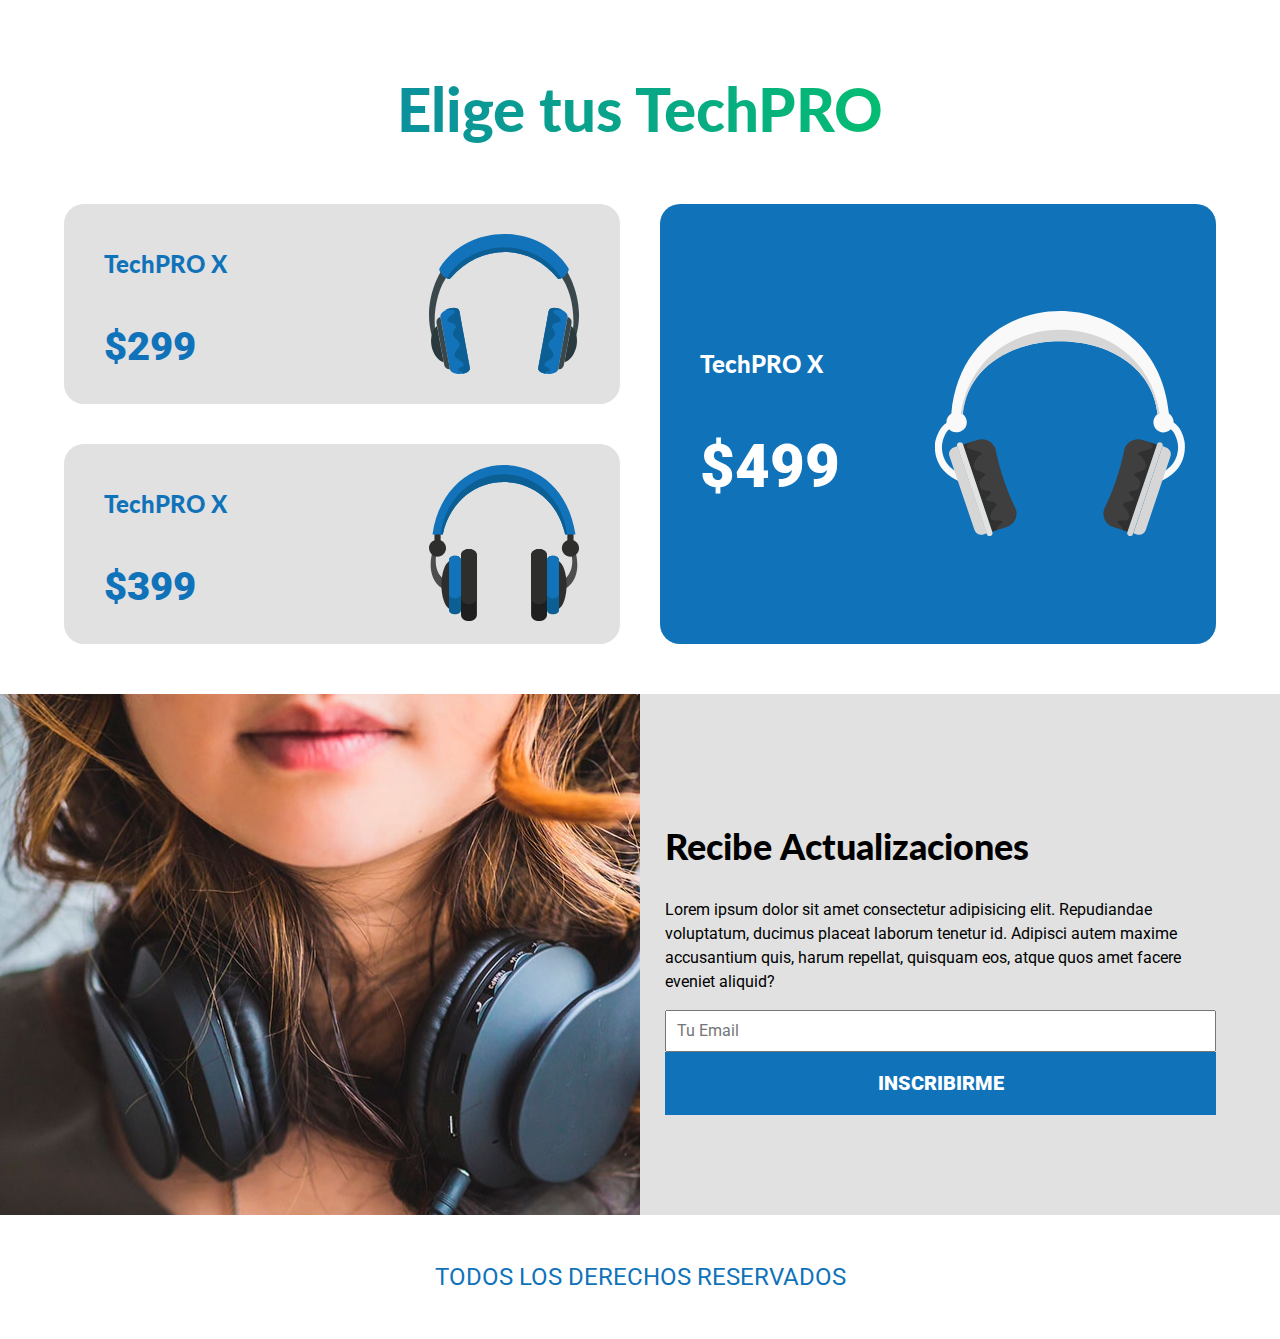
<file: headphonesStore/index.html>
<!DOCTYPE html>
<html lang="en">
<head>
    <meta charset="UTF-8">
    <meta http-equiv="X-UA-Compatible" content="IE=edge">
    <meta name="viewport" content="width=device-width, initial-scale=1.0">
    <title>TechPRO Audifonos</title>
    <link rel="preconnect" href="https://fonts.googleapis.com">
    <link rel="preconnect" href="https://fonts.gstatic.com" crossorigin>
    <link href="https://fonts.googleapis.com/css2?family=Lato:wght@400;900&family=Roboto:wght@400;700;900&display=swap" rel="stylesheet">
    <link rel="stylesheet" href="css/normalize.css">
    <link rel="stylesheet" href="css/styles.css">
</head>
<body>
    <header class="header">
        <div class="contenedor contenido-header">
            <div class="imagen-header">
                <picture>
                <source
                    sizes="1920w" 
                    srcset="img/header.avif 1920w"
                    type="image/avif">
                <source
                    sizes="1920w" 
                    srcset="img/header.webp 1920w"
                    type="image/webp">
                <source
                    sizes="1920w" 
                    srcset="img/header.jpg 1920w" 
                    type="image/jpeg">
                <img loading="lazy" decoding="async" src="img/header.jpg" lazyalt="imagen" width="1000" height="600">
                </picture>
            </div>
            <div class="texto-header">
                <p class="tagline-producto">Sonido Profesional</p>
                <h1 class="nombre-producto degradado-verde">TechPRO</h1>
                <p class="descripcion-producto">Lorem ipsum dolor sit amet consectetur adipisicing elit. Nulla ex neque odit amet quos, facere, cum dicta maiores laborum quo deserunt perspiciatis rerum. Dolore consequuntur, magnam reprehenderit quaerat amet vitae?</p>
                <p class="precio-producto">Desde <span>$299</span></p>
            </div>
        </div>
    </header>
    <section class="contenedor">
        <div class="iconos">
            <div class="icono">
                <img src="img/icono-sonido.svg" alt="icono-sonido">
                <h3>Gran Sonido</h3>
                <p>Lorem ipsum dolor sit amet consectetur adipisicing elit. Amet nobis dolor debitis vel quod ipsa soluta! Officiis possimus iusto omnis veniam sit quibusdam dolore labore nihil eum vel, commodi enim.</p>
            </div>
            <div class="icono">
                <img src="img/icono-garantia.svg" alt="icono-garantia">
                <h3>Garantia de por vida</h3>
                <p>Lorem ipsum dolor sit amet consectetur adipisicing elit. Ea in deleniti iste commodi error sed illo, velit nesciunt eum ab aliquam et fugiat? Est ipsum neque, optio inventore explicabo iusto?</p>
            </div>
            <div class="icono">
                <img src="img/icono-bateria.svg" alt="icono-bateria">
                <h3>+20 horas de bateria</h3>
                <p>Lorem ipsum dolor sit amet consectetur, adipisicing elit. Nihil vero, eum, delectus doloremque impedit sapiente earum dignissimos inventore, omnis maxime accusantium molestiae? Odit sequi iste laudantium inventore dolorum doloribus deserunt.</p>
            </div>
        </div>
    </section>
    <section class="sobre-tech">
        <div class="contenedor sobre-tech-grid">
            <div class="texto-sobre-tech">
                <h2>Sobre los <span>TechPRO</span></h2>
                <p>Lorem ipsum dolor, sit amet consectetur adipisicing elit. Nam ad officiis aspernatur, nisi ex in voluptas a saepe debitis aut quos sint corporis. Autem eligendi aliquid deserunt magni quae sunt!</p>
            </div>
        </div>
    </section>
    <main class="contenedor modelos">
        <h2 class="text-center degradado-verde header-modelos">Elige tus TechPRO</h2>
        <div class="listado-modelo">
            <div class="modelo modelo-x">
                <h3>TechPRO X</h3>
                <p class="precio">$299</p>
            </div>
            <div class="modelo modelo-y">
                <h3>TechPRO X</h3>
                <p class="precio">$399</p>
            </div>
            <div class="modelo modelo-z">
                <h3>TechPRO X</h3>
                <p class="precio">$499</p>
            </div>
        </div>
    </main>
    <section class="newsletter">
        <div class="contenido-newsletter contenedor">
            <div class="texto-newsletter">
                <h2>Recibe Actualizaciones</h2>
                <p>Lorem ipsum dolor sit amet consectetur adipisicing elit. Repudiandae voluptatum, ducimus placeat laborum tenetur id. Adipisci autem maxime accusantium quis, harum repellat, quisquam eos, atque quos amet facere eveniet aliquid?</p>
                <form action="" class="formulario">
                    <div class="input">
                        <input type="email" placeholder="Tu Email">
                    </div>
                    <input type="submit" value="Inscribirme">
                </form>
            </div>
        </div>
    </section>
    <footer class="footer">
        <p>
            Todos los derechos reservados
        </p>
    </footer>
    <script src="js/imagenes.js"></script>
</body>
</html>
</file>
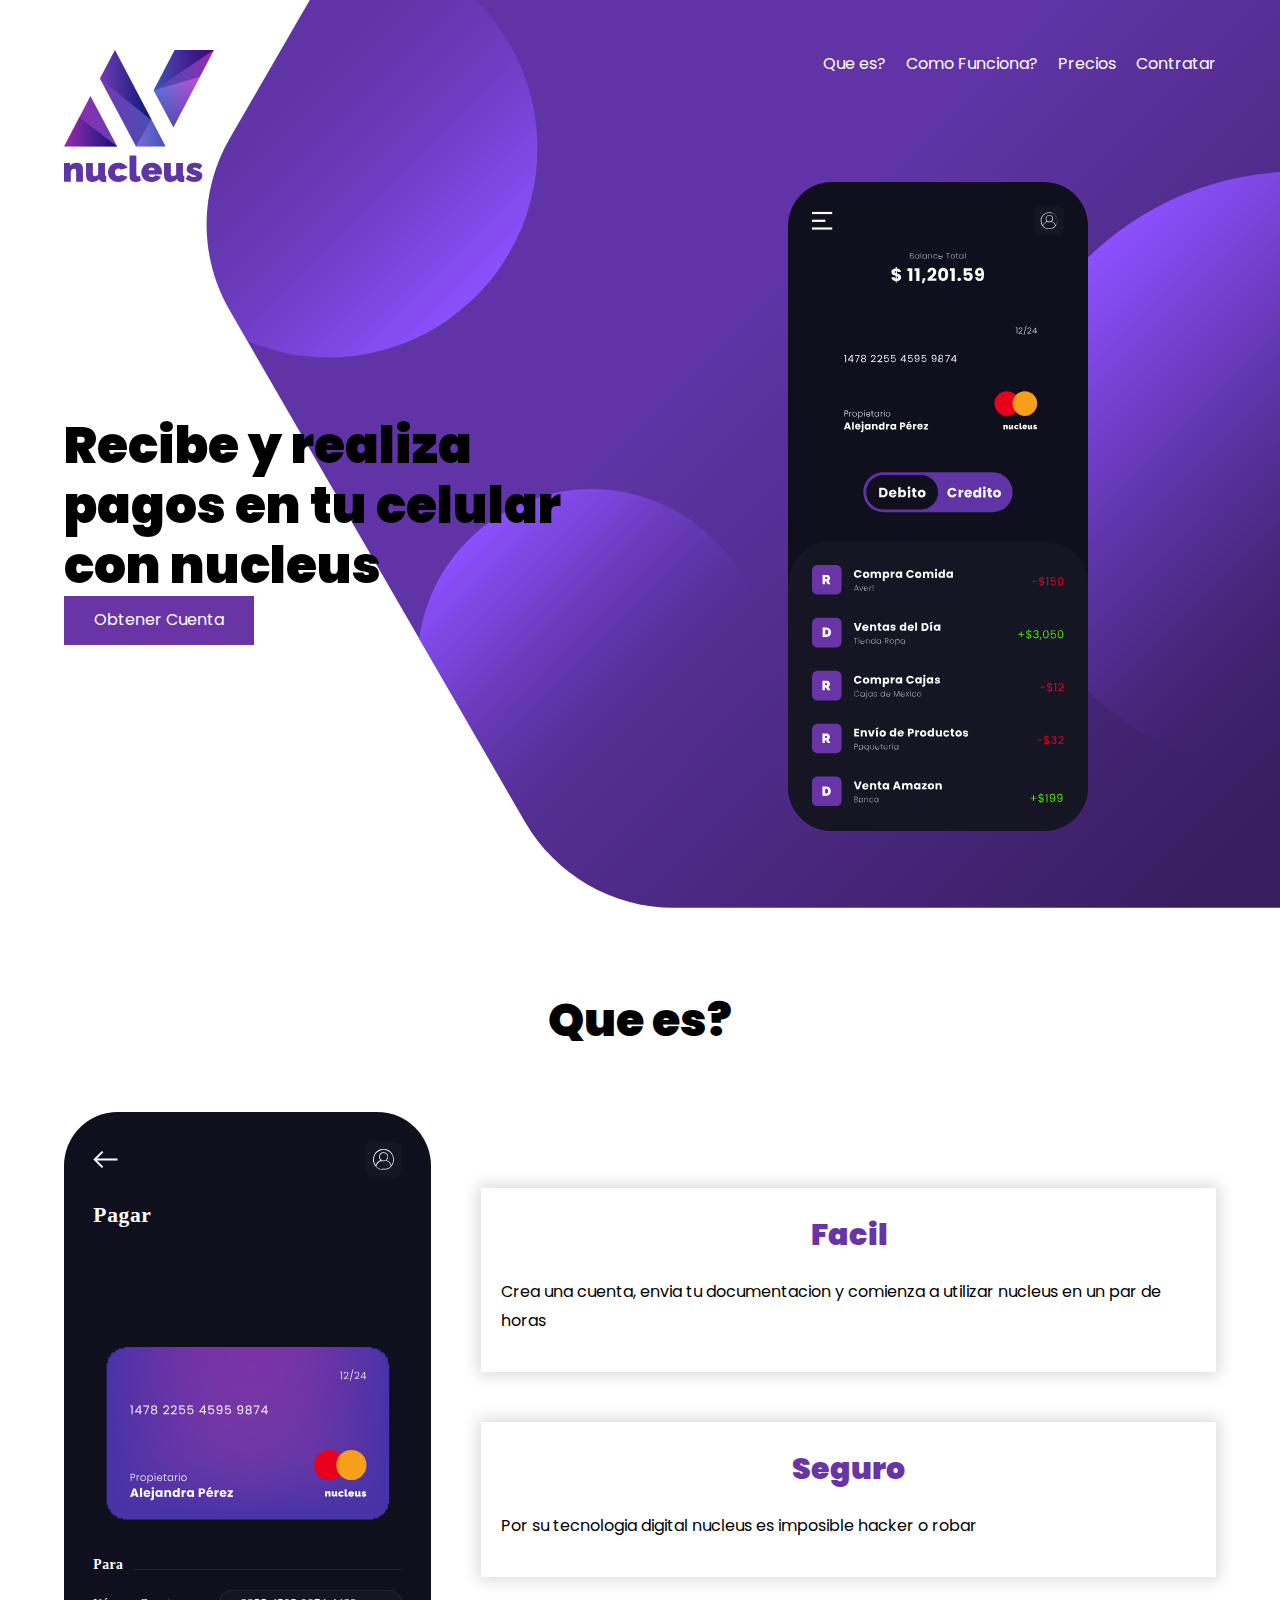
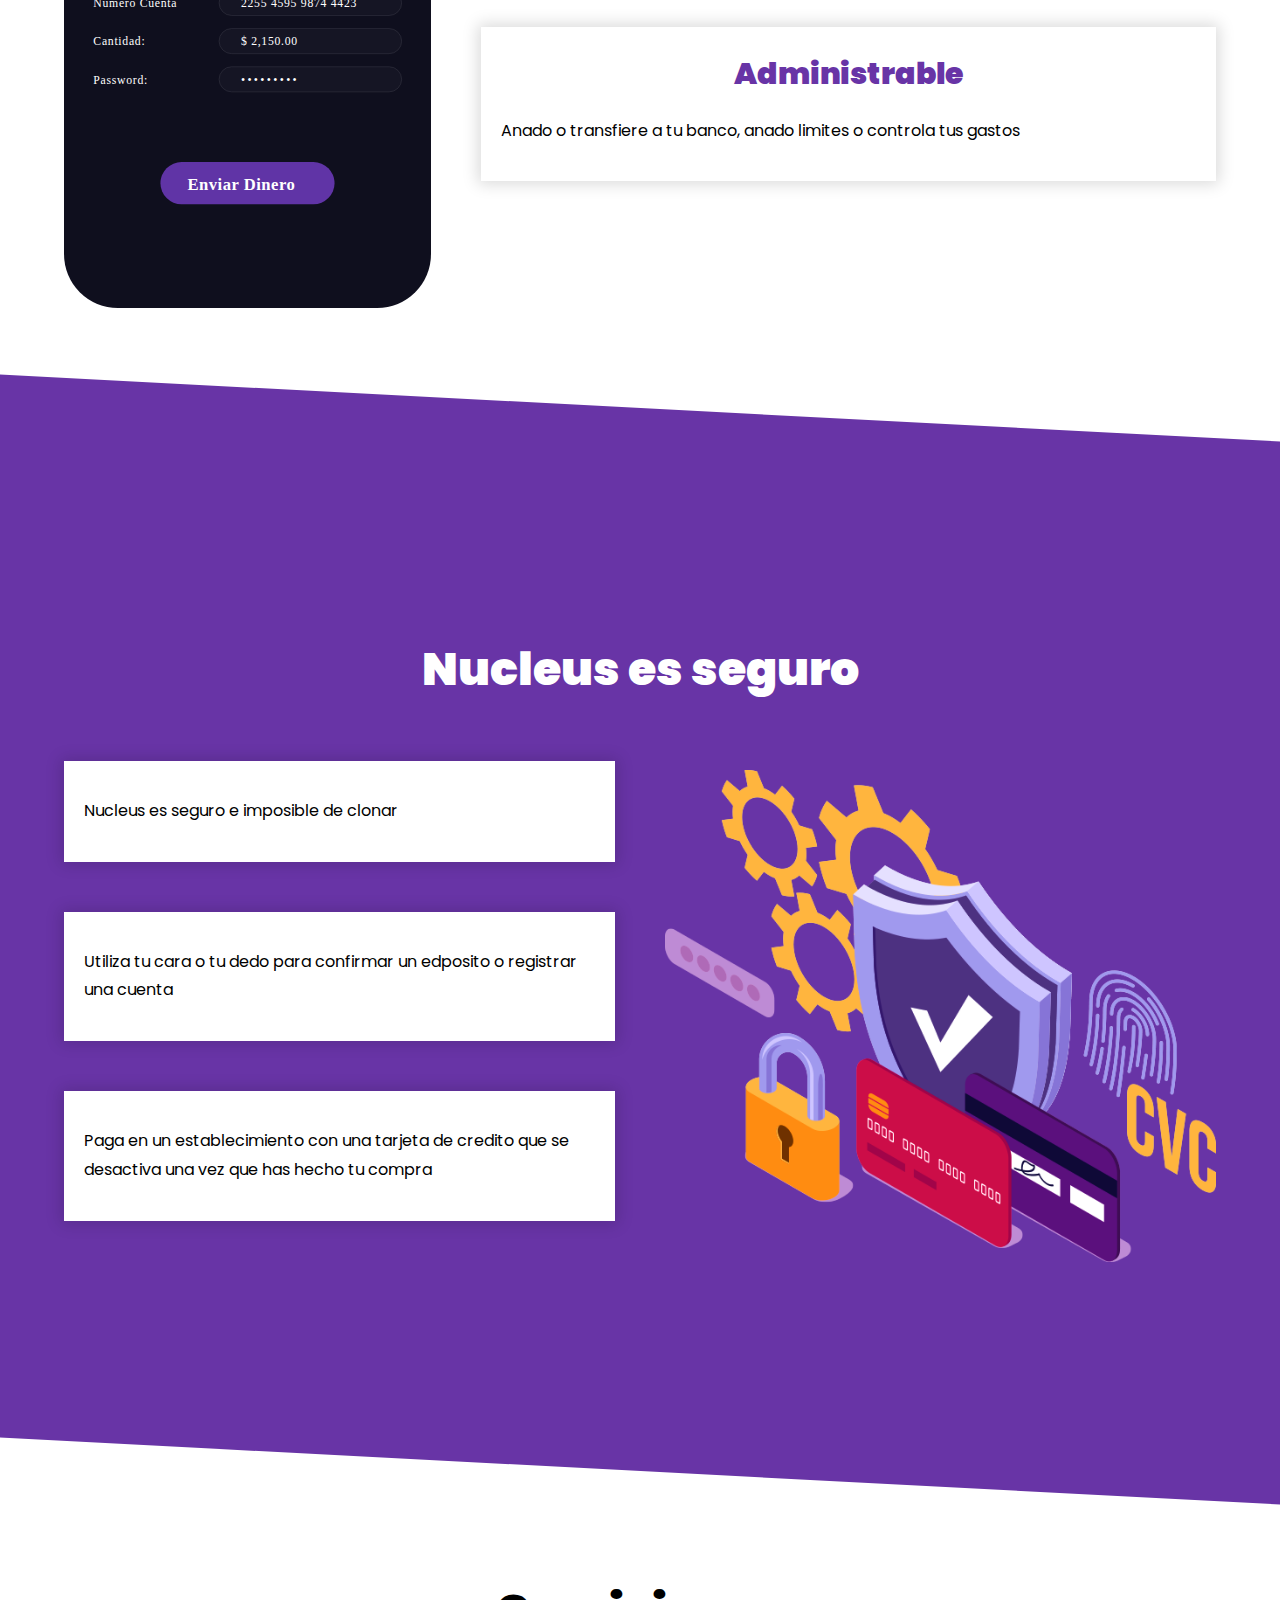
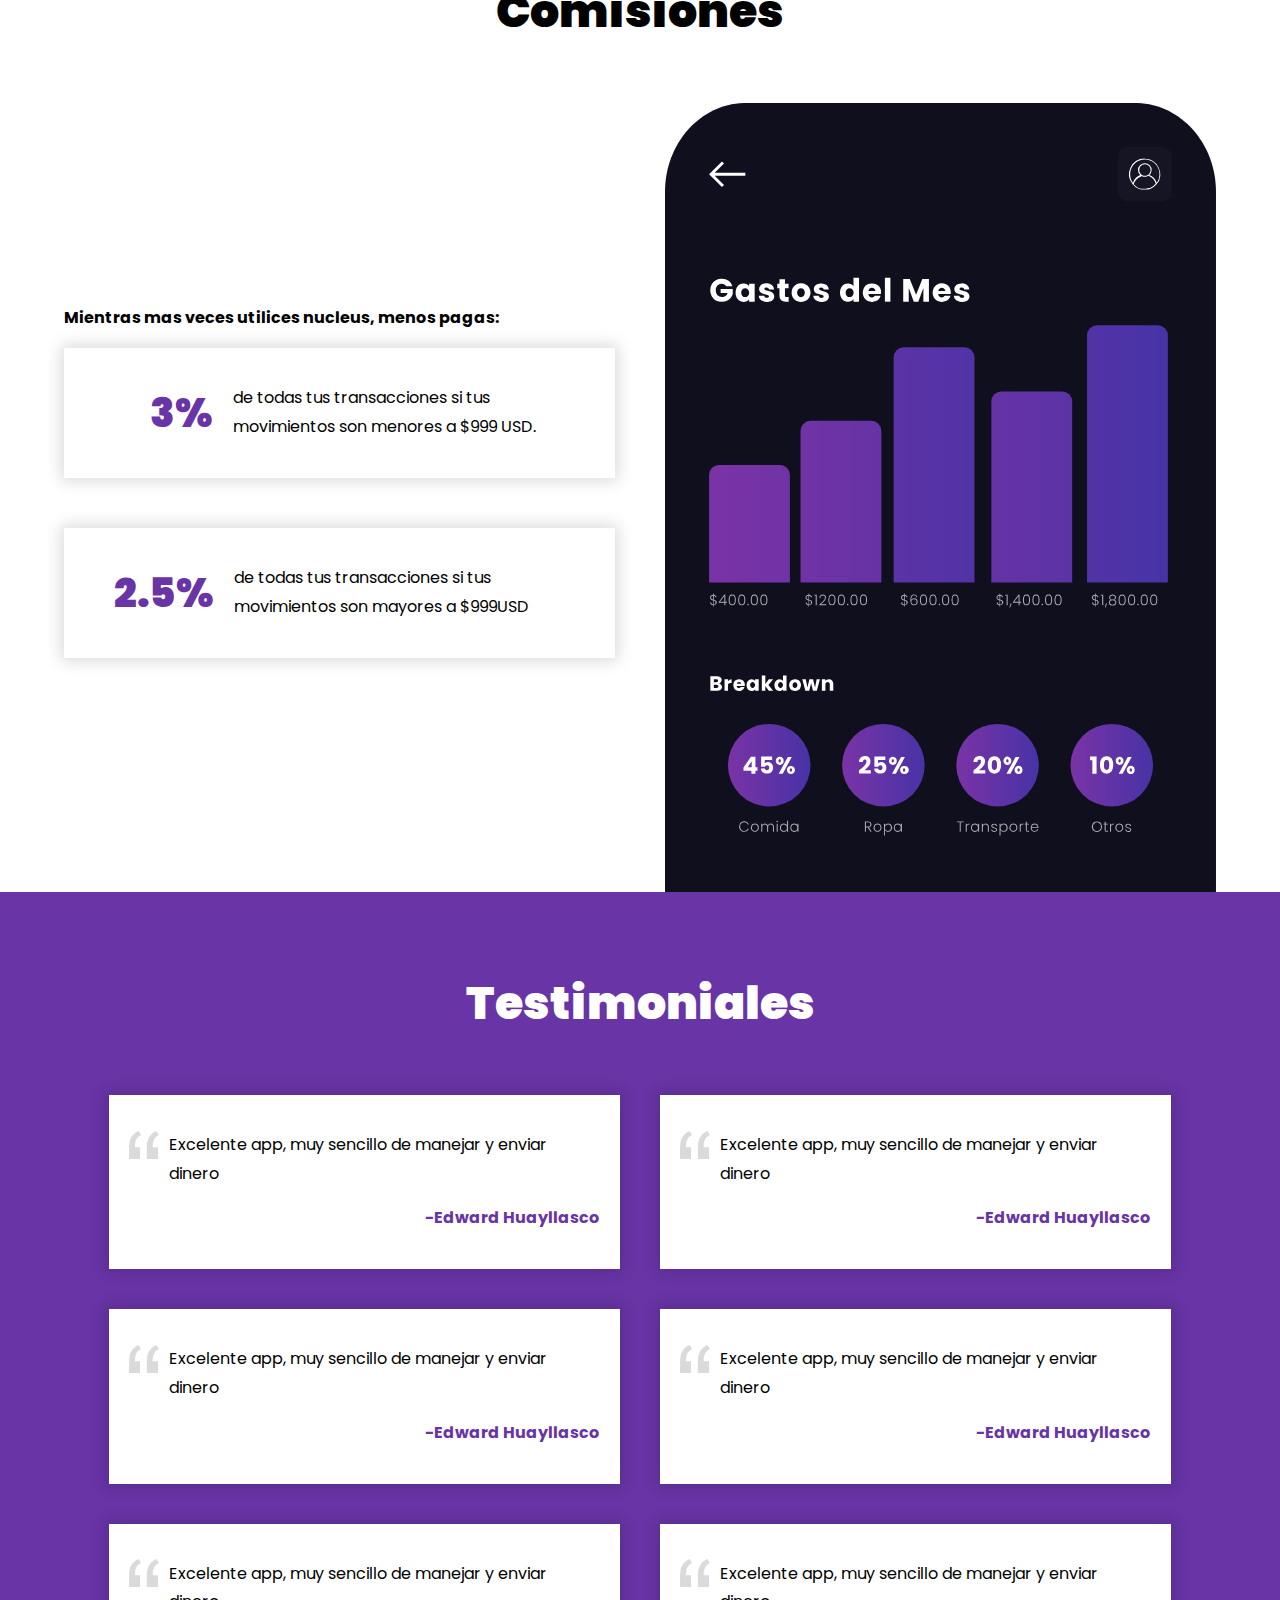
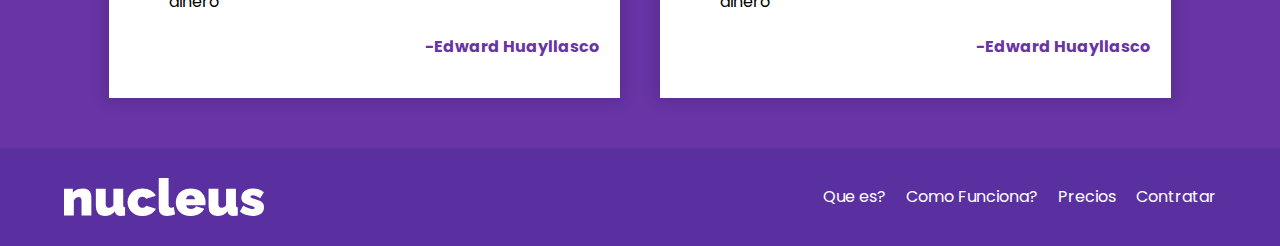
<file: nucleus/index.html>
<!DOCTYPE html>
<html lang="en">
<head>
    <meta charset="UTF-8">
    <meta http-equiv="X-UA-Compatible" content="IE=edge">
    <meta name="viewport" content="width=device-width, initial-scale=1.0">
    <title>Nucleus - eWallet </title>
    <link rel="preconnect" href="https://fonts.googleapis.com">
    <link rel="preconnect" href="https://fonts.gstatic.com" crossorigin>
    <link href="https://fonts.googleapis.com/css2?family=Poppins:wght@400;500;700;900&display=swap" rel="stylesheet"> 

    <link rel="stylesheet" href="css/normalize.css">
    <link rel="stylesheet" href="css/styles.css">
</head>
<body>
    <header class="header">
        <div class="header__contenedor">
            <div class="header__barra">
                <div class="header__logo">
                    <img src="img/logo.svg" alt="logo nucleus">
                </div>
                <div class="navegacion">
                    <a href="#" class="navegacion__link">Que es?</a>
                    <a href="#" class="navegacion__link">Como Funciona?</a>
                    <a href="#" class="navegacion__link">Precios</a>
                    <a href="#" class="navegacion__link">Contratar</a>
                </div>
            </div>
            <div class="header__grid">
                <div class="header__texto">
                    <h1 class="header__heading">Recibe y realiza pagos en tu celular con nucleus</h1>
                    <a class="header__boton" href="#">Obtener Cuenta</a>
                </div>
                <div class="header__grafico">
                    <img src="img/app_1.svg" alt="imagen nucleus app" class="header__imagen">
                </div>
            </div>
        </div>
    </header>
    <main class="nucleus">
        <h2 class="nucleus__heading">Que es?</h2>
        <div class="nucleus__contenedor">
            <div class="nucleus__grid">
                <div class="nucleus__imagen">
                    <img src="img/app_2.svg" alt="app Nucleus">
                </div>
                <div class="listado">
                    <div class="listado__elemento">
                        <h2 class="listado__heading">Facil</h2>
                        <p class="litado__texto">Crea una cuenta, envia tu documentacion y comienza a utilizar nucleus en un par de horas</p>
                    </div>
                    <div class="listado__elemento">
                        <h2 class="listado__heading">Seguro</h2>
                        <p class="litado__texto">Por su tecnologia digital nucleus es imposible hacker o robar</p>
                    </div>
                    <div class="listado__elemento">
                        <h2 class="listado__heading">Administrable</h2>
                        <p class="litado__texto">Anado o transfiere a tu banco, anado limites o controla tus gastos</p>
                    </div>
                </div>
            </div>
        </div>
    </main>
    <section class="seguridad">
        <div class="seguridad__contenedor">
            <h2 class="seguridad__heading">Nucleus es seguro</h2>
            <div class="seguridad__grid">
                <div class="listado">
                    <div class="listado__elemento">
                        <p class="litado__texto">Nucleus es seguro e imposible de clonar</p>
                    </div>
                    <div class="listado__elemento">
                        <p class="litado__texto">Utiliza tu cara o tu dedo para confirmar un edposito o registrar una cuenta</p>
                    </div>
                    <div class="listado__elemento">
                        <p class="litado__texto">Paga en un establecimiento con una tarjeta de credito que se desactiva una vez que has hecho tu compra</p>
                    </div>
                </div>
                <div class="seguridad__imagen">
                    <img src="img/seguridad.png" alt="seguridad_nucleus">
                </div>
            </div>
        </div>
    </section>
    <section class="comisiones">
        <div class="comisiones__contenedor">
            <h2 class="comisiones__heading">
                Comisiones
            </h2>
            <div class="comisiones__grid">
                <div class="comisiones__contenido">
                    <p class="comisiones__texto">Mientras mas veces utilices nucleus, menos pagas:</p>
                    <div class="listado">
                        <div class="listado__elemento listado__elemento--2col">
                            <p class="listado__numero">3%</p>
                            <p class="litado__texto">de todas tus transacciones si tus movimientos son menores a $999 USD.</p>
                        </div>
                        <div class="listado__elemento listado__elemento--2col">
                            <p class="listado__numero">2.5%</p>
                            <p class="litado__texto">de todas tus transacciones si tus movimientos son mayores a $999USD</p>
                        </div>
                    </div>
                </div>
                <div class="comisiones__imagen">
                    <img src="img/app_3.svg" alt="imagen nucleus">
                </div>
            </div>
        </div>
    </section>
    <section class="testimoniales">
        <div class="testimoniales__contenedor">
            <h2 class="testimoniales__heading">Testimoniales</h2>
            <div class="testimoniales__grid">
                <div class="testimonial">
                    <p class="testimonial__texto">Excelente app, muy sencillo de manejar y enviar dinero</p>
                    <p class="testimonial__autor">-Edward Huayllasco</p>
                </div>
                <div class="testimonial">
                    <p class="testimonial__texto">Excelente app, muy sencillo de manejar y enviar dinero</p>
                    <p class="testimonial__autor">-Edward Huayllasco</p>
                </div>
                <div class="testimonial">
                    <p class="testimonial__texto">Excelente app, muy sencillo de manejar y enviar dinero</p>
                    <p class="testimonial__autor">-Edward Huayllasco</p>
                </div>
                <div class="testimonial">
                    <p class="testimonial__texto">Excelente app, muy sencillo de manejar y enviar dinero</p>
                    <p class="testimonial__autor">-Edward Huayllasco</p>
                </div>
                <div class="testimonial">
                    <p class="testimonial__texto">Excelente app, muy sencillo de manejar y enviar dinero</p>
                    <p class="testimonial__autor">-Edward Huayllasco</p>
                </div>
                <div class="testimonial">
                    <p class="testimonial__texto">Excelente app, muy sencillo de manejar y enviar dinero</p>
                    <p class="testimonial__autor">-Edward Huayllasco</p>
                </div>
            </div>
        </div>
    </section>
    <footer class="footer">
        <div class="footer__contenedor">
            <div class="footer__grid">
                <div class="footer__logo">
                    <img src="img/logo-blanco.svg" alt="logo blanco nucleus">
                </div>
                <div class="navegacion">
                    <a href="#" class="navegacion__link navegacion__link--blanco">Que es?</a>
                    <a href="#" class="navegacion__link navegacion__link--blanco">Como Funciona?</a>
                    <a href="#" class="navegacion__link navegacion__link--blanco">Precios</a>
                    <a href="#" class="navegacion__link navegacion__link--blanco">Contratar</a>
                </div>
            </div>
        </div>
    </footer>
</body>
</html>
</file>
<file: Arquitecture/styles/styles.css>
@import url('https://fonts.googleapis.com/css2?family=Lato:wght@400;900&family=Raleway:wght@300;400;700;900&family=Roboto:wght@400;900&display=swap');
:root{
    --blanco: #fff;
    --negro: #111111;
    --gris: #343A40;
    --fuentePrincipal: 'Raleway', san-serif;
}
html{
    font-size: 62.5%;
    box-sizing: border-box;
}
*, *::before, *::after{
    box-sizing: inherit;
}
body{
    font-family: var(--fuentePrincipal);
    font-size: 1.6rem;
    line-height: 1.8;
}
h1,h2,h3{
    font-weight: 900;
    margin: 1rem 0 4rem 0;
    line-height: 1.2;
}
h1{
    font-size: 4.8rem;
}
h2{
    font-size: 5.8rem;
}
h3{
    font-size: 5rem;
}
a{
    text-decoration: none;
}
img{
    max-width: 100%;
    display: block;
}
.contenedor{
    max-width: 120rem;
    margin: 0 auto;
    width: 90%;
}
.btn{
    color: var(--gris);
    background-color: var(--blanco);
    border: 1px solid var(--gris);
    padding: .5rem 2rem;
    transition: background-color 500ms;
}
.btn:hover{
    background-color: var(--gris);
    color: var(--blanco);
}
/* Utilidades */
.text-center{
    text-align: center;
}
.mt-5{
    margin-top: 5rem;
}
/* Header */
.header{
    min-height: 60rem;
    background-image: url(../img/hero.jpg);
    background-repeat: no-repeat;
    background-size: cover;
    background-position: center center;
    padding: 5rem 0;
}
.contenido-header{
    display: flex;
    flex-direction: column;
    height: calc(60rem - 4rem);
    justify-content: space-between;
    color: var(--blanco);
}
.nombre-sitio{
    font-weight: 300;
    text-align: center;
    font-size: 3rem;
}
@media (min-width: 768px) { 
    .nombre-sitio{
        font-size: 5rem;
    }
}
.nombre-sitio span{
    font-weight: 900;
}
@media (min-width: 768px) { 
    .barra{
        display: flex;
        justify-content: space-between;
        align-items:center;
    }
}
.contacto{
    display: flex;
    flex-direction: column;
    align-items: center;
}
@media (min-width: 768px) { 
    .contacto{
        align-items: flex-end;
    }    
}
.telefono{
    display: flex;
    align-items: center;
}
.telefono::before{
    content: '';
    display: block;
    width: 4rem;
    height: 4rem;
    background-image: url(../img/telefono.png);
    background-repeat: no-repeat;
    background-position: center center;
    margin-right: 1rem;
}
.header a{
    color: var(--blanco);
    font-size: 2rem;
}
.navegacion{
    display: flex;
    flex-direction: column;
    align-items: center;
    width: 100%;
    padding-top: 1rem;
}
@media (min-width: 768px) { 
    .navegacion{
        flex-direction: row;
    }
}
.navegacion a{
    padding: .5rem;
    transition: background-color 500ms;
    width: 100%;
    text-align: center;
}
@media (min-width: 768px) { 
    .navegacion a{
        padding: 1rem 2rem;
    }
}
.navegacion a:hover{
    background-color: rgb(255 255 255 / .5);
    color: var(--negro);
}
.slogan{
    text-align: center;
}
@media (min-width: 768px) { 
    .slogan {
        text-align: right;
    }
}
.slogan h1{
    font-size: 3rem;
    margin: 0;
}
@media (min-width: 768px) { 
    .slogan h1{
        font-size: 5rem;
    }
}
.slogan p{
    margin: 0;
    line-height: 1;
}
/* SOBRE NOSOTROS */
.nosotros{
    display: grid;
    grid-template-rows: repeat(2,1fr);
    background-image: url(../img/nosotros.jpg);
    background-repeat: no-repeat;
    background-position: bottom center;
    
}
@media (min-width: 320px) { 
    .nosotros{
        padding-left: 0;
        padding-right: 0;
        /* background-size: 100% auto; */
    }
}
@media (min-width: 992px) { 
    .nosotros{
        grid-template-columns: repeat(3,1fr);
    }
}
.contenido-nosotros{
    background-color: var(--blanco);
    padding: 0;
}
@media (min-width: 390px) { 
    .contenido-nosotros{
        padding: 5rem;
    }
}
@media (min-width: 992px) { 
    .contenido-nosotros{
        grid-column: 2/4;
    }
}
.contenido-nosotros h2,
.contenido-nosotros p{
    margin-bottom: 1rem;
}
/* MODELOS */
.modelo{
    display: grid;
    grid-template-rows: repeat(2,1fr);
    background-repeat: no-repeat;
    background-position: bottom center;
    margin-bottom: 5rem;
}
.modelo:last-of-type{
    margin-bottom: 0;
}
@media (min-width: 768px) { 
    .modelo{
        grid-template-columns: repeat(2,1fr);
    }
}
.contenido-modelo{
    padding: 5rem;
    background-color: var(--blanco);
}
.basico{
    background-image: url(../img/modelo_basico.jpg);
}
@media (min-width: 768px) {
    .basico{
        background-position: top right;
    } 
    .basico .contenido-modelo{
        grid-row: 2/3;
        padding: 2rem 2rem 2rem 0;
    }
}
.premier{
    background-image: url(../img/modelo_premier.jpg);
}
@media (min-width: 768px) { 
    .premier{
        background-position: top left;
    }
    .premier .contenido-modelo{
        grid-column: 2/3;
        padding: 2rem;
    }
}
.elite{
    background-image: url(../img/modelo_elite.jpg);
}
@media (min-width: 768px) { 
    .elite{
        background-position: top right;
    }
    .elite .contenido-modelo{
        padding: 2rem 2rem 2rem 0;
    }
}
.galeria{
    display: grid;
    grid-template-columns: repeat(2,1fr);
    gap: 2rem;
}
@media (min-width: 768px) { 
    .galeria{
        grid-template-columns: repeat(3,1fr);
    }
}
.galeria img{
    object-fit: cover;
    height: 100%;
}
.galeria .imagen:nth-child(2){
    grid-column: 2/3;
    grid-row: 1/3;
}
@media (min-width: 768px) { 
    .galeria .imagen:nth-child(2){
        grid-column: 1/2;
        grid-row: 2/4;
    }
}
.galeria .imagen:nth-child(6){
    grid-row: 2/4;
}
@media (min-width: 768px) { 
    .galeria .imagen:nth-child(6){
        grid-column: 3/4;
        grid-row: 1/3;
    }
}
.galeria .imagen:nth-child(3){
    grid-row: 3/5;
    grid-column: 2/3;
}
@media (min-width: 768px) { 
    .galeria .imagen:nth-child(3){
        grid-row: 1/2;
        grid-column: 2/3;
    }
}

/* FOOTER */
.footer{
    height: 50rem;
    background-image: url(../img/footer_bg.jpg);
    background-repeat: no-repeat;
    background-position: center center;
    background-size: cover;
    display: flex;
    flex-direction: column;
    justify-content: flex-end;
    color: var(--blanco);
}
.footer a{
    color: var(--blanco);
    font-size: 2rem;
}
.copyright{
    background-color: var(--negro);
    text-align: center;
    margin: 5rem 0 0 0;
    font-size: 2rem;
    padding: 1rem;
}
</file>
<file: headphonesStore/css/styles.css>
:root {
    --primario: #1073BA;
    --secundario: #00DA55;
    --gris: #3B3B3B;
    --blanco: #FFFFFF;
    --negro: #1F1E1E;
    --grisClaro: #e1e1e1;

    --separacion: 5rem;

    --fuentePrincipal: 'Roboto', sans-serif;
    --fuenteSecundaria: 'Lato', sans-serif;
}
html{
    box-sizing: border-box;
    font-size: 62.5%;
}
*,*:before,*:after{
    box-sizing: inherit;
}
body{
    font-family: var(--fuentePrincipal);
    font-size: 1.6rem;
    line-height: 1.5;
}
/* GLOBALES */
.contenedor{
    max-width: 120rem;
    width: 90%;
    margin: 0 auto;
}
h1,h2,h3{
    font-weight: 900;
    font-family: var(--fuenteSecundaria);
    margin: calc(var(--separacion) / 2) 0;
}
h1{
    font-size: 4.4rem;
}
h2{
    font-size: 3.6rem;
}
h3{
    font-size: 2.8rem;
}
img{
    max-width: 100%;
    display: block;
    height: auto;
}
/* UTILIDADES */
.text-center{
    text-align: center;
}
/* DEGRADADOS */
.degradado-verde{
    color: transparent;
    background: linear-gradient(to right, var(--primario) 0%, var(--secundario)100%);
    -webkit-background-clip: text;
    background-clip: text;
}
.header{
    background-color: var(--negro);
    padding: calc(var(--separacion)* 3) 0;
    color: var(--blanco);
}
@media (min-width: 768px) { 
    .contenido-header{
        display: grid;
        grid-template-columns: repeat(2, 1fr);
    }
}
.texto-header{
    text-align: center;
    padding-top: var(--separacion);
}
@media (min-width: 768px) { 
    .texto-header{
        text-align: left;
        display: flex;
        flex-direction: column;
        justify-content: space-between;
        padding: 0;
    }
}
.texto-header p{
    margin: 0;
}
.tagline-producto{
    font-size: 3rem;
    font-weight: 900;
}
.nombre-producto{
    font-size: 6rem;
    margin: 0;
}
@media (min-width: 768px) { 
    .nombre-producto{
        font-size: 10rem;
        line-height: 1;
    }
}
.precio-producto span{
    font-size: 6rem;
    font-weight: 900;
}
/* PRIMERA SECCION */
.iconos{
    padding: var(--separacion) 0;
}
@media (min-width: 768px) { 
    .iconos{
        display: grid;
        grid-template-columns: repeat(3,1fr);
        gap: 2rem;
    }
}
.icono{
    display: flex;
    flex-direction: column;
    /* justify-content: center; */
    align-items: center;
    text-align: justify;
    margin-bottom: calc(var(--separacion)/2);
}
.icono:last-of-type{
    margin: 0;
}
@media (min-width: 768px) { 
    .icono{
        margin: 0;
    }
}
.icono img{
    width: var(--separacion);
    margin: 0 auto;
}   
.icono h3{
    color: var(--primario);
    text-transform: uppercase;
    margin-top: calc(var(--separacion)/2);
}
/* Segunda Seccion */
.sobre-tech{
    background-image: linear-gradient(to bottom, transparent 50%, var(--primario) 0%),url(../img/imagen-mujer.avif);
    background-position: right;
    background-repeat: repeat, no-repeat;
    background-size: 100%, 110rem;
}
@media (min-width: 768px) { 
    .sobre-tech{
        background-image: linear-gradient(to left, transparent 50%, var(--primario) 0%),url(../img/imagen-mujer.avif);
        background-repeat: repeat, no-repeat;
    }
}
.sobre-tech-grid{
    display: grid;
    grid-template-rows: repeat(2, 40rem);
    row-gap: var(--separacion);
}
@media (min-width: 768px) { 
    .sobre-tech-grid{
        grid-template-rows: unset;
        row-gap: unset;
        grid-template-columns: repeat(2,1fr);
        column-gap: 20rem;
        padding: calc(var(--separacion)*2) 0;
    }
}
@media (min-width: 1600px) { 
    .sobre-tech{
        background-size: 100%, 210rem;
    }
}
.texto-sobre-tech{
    grid-row: 2/3;
    color: var(--blanco);
    display: flex;
    flex-direction: column;
    justify-content: space-around;
    align-items: center;
    padding-bottom: var(--separacion);
}
@media (min-width: 768px) { 
    .texto-sobre-tech{
        padding-bottom: 0;
        align-items: first baseline;
    }
}
.texto-sobre-tech h2{
    font-size: 4rem;
}
.texto-sobre-tech p{
    font-size: 2rem;
    line-height: 2;
    text-align: justify;
}
/* MODELOS */
.modelos{
    padding: var(--separacion) 0;
}
.header-modelos{
    font-size: 6rem;
    margin-bottom: 5rem;
}
.listado-modelo{
    display: flex;
    flex-direction: column-reverse;
}
@media (min-width: 992px) { 
    .listado-modelo{
        display: grid;
        grid-template-columns: repeat(2,1fr);
        grid-template-rows: repeat(2,20rem);
        gap: 4rem;

    }
}
.modelo{
    background-color: var(--grisClaro);
    margin-bottom: 2rem;
    padding-left: 4rem;
    color: var(--primario);
    border-radius: 2rem;
    min-height: 20rem;
    display: flex;
    flex-direction: column;
    justify-content: center;
    background-repeat: no-repeat;
    background-position: 90% center;
    background-size: 15rem;
    transition-property: transform background-size;
    transition-duration: 300ms;
}
.modelo:hover{
    transform: scale(1.1);
    background-size: 30rem;
}
@media (min-width: 992px) { 
    .modelo{
        margin-bottom: 0;
    }
}
.modelo h3{
    font-size: 2.4rem;
}
.modelo .precio{
    font-size: 4rem;
    font-weight: 900;
    line-height: 0;
}
.modelo:first-of-type{
    margin-bottom: 0;
}
.modelo-x{
    background-image: url(../img/modelo-x.svg);
}
.modelo-y{
    background-image: url(../img/modelo-y.svg);
    
}
.modelo-z{
    background-color: var(--primario);
    color: var(--blanco);
    background-image: url(../img/modelo-z.svg);
}
@media (min-width: 992px) { 
    .modelo-z{
        grid-column: 2/3;
        grid-row: 1/3;
        background-size: 25rem;
    }
    .modeloz-z h3{
        font-size: 6rem;
    }
}
.modelo-z .precio{
    font-size: 6rem;
}
/* Newsletter */
.newsletter{
    background-image: linear-gradient(to bottom, transparent 50%, var(--blanco) 0%), url(../img/newsletter.avif);
    background-position: top center;
    background-repeat: no-repeat;
    background-size: 100%, 70rem;
}
@media (min-width: 768px) { 
    .newsletter{
        background-image: linear-gradient(to right, transparent 50%, var(--grisClaro)0%), url(../img/newsletter.avif);
        background-position: center, -13rem 0rem;
        background-size: 100%, 100rem;
        padding: 10rem 0;
    }
}
.contenido-newsletter{
    display: grid;
    grid-template-rows: repeat(2,30rem);
    gap: var(--separacion);
}
@media (min-width: 768px) { 
    .contenido-newsletter{
        grid-template-rows: unset;
        grid-template-columns: repeat(2,1fr);
    }
    
}
@media (min-width: 2200px) { 
    .newsletter{
        background-size: 100%, 200rem;
        background-position: center, 0% -30rem;
    }
}
.texto-newsletter{
    grid-row: 2/3;
}
@media (min-width: 768px) { 
    .texto-newsletter{
        grid-row: unset;
        grid-column: 2/3;
    }
}
.formulario input[type="email"]{
    width: 100%;
    padding: 1rem;
}
.formulario input[type="submit"]{
    width: 100%;
    padding: 2rem;
    background-color: var(--primario);
    color: var(--blanco);
    text-transform: uppercase;
    font-size: 2rem;
    font-weight: 900;
    border: none;
}
.footer p{
    text-align: center;
    font-family: var(--secundario);
    text-transform: uppercase;
    font-size: 2.4rem;
    color: var(--primario);
    padding: 2rem 0;
}
</file>
<file: nucleus/css/styles.css>
:root {
    --primario: #6834a6;
    --blanco: #FFF;
    --negro: #000000;
    --fuentePrincipal: 'Poppins', sans-serif;
}
html {
    font-size: 62.5%;
    box-sizing: border-box;
}
*, *:before, *:after {
    box-sizing: inherit;
}
body {
    font-family: var(--fuentePrincipal);
    font-size: 1.6rem;
    line-height: 1.8;
}
h1, h2, h3 {
    font-weight: 900;
    margin: 2rem 0;
}
h1 {
    font-size: 5rem;
}
h2 {
    font-size: 4.6rem;
}
h3 {
    font-size: 3rem;
}
a {
    text-decoration: none;
}
img {
    max-width: 100%;
    display: block;
}
[class$="__contenedor"]{
    max-width: 120rem;
    margin: 0 auto;
    width: 90%;
}
[class$="__heading"]{
    text-align: center;
    margin-bottom: 5rem;
}
/* BLOQUE HEADER */
.header{
    background-image: url(../img/header_bg.svg);
    background-repeat: no-repeat ;
    background-position: top right;
    padding: 5rem 0 0 0;
    background-size: 10rem;
}
@media (min-width: 768px) { 
    .header{
        background-size: 50rem;
        padding: 5rem 0;
    }
}
@media (min-width: 992px) { 
    .header{
        background-size: 60rem;
    }
}
@media (min-width: 1280px) { 
    .header{
        background-size: 110rem;
    }
}
@media (min-width: 768px) { 
    .header__barra{
        display: flex;
        justify-content: space-between;
    }
}
.header__logo{
    width: 15rem;
    margin: 0 auto 3rem auto;
}
@media (min-width: 768px) { 
    .header__logo{
        margin: 0;
    }
    .header__grid{
        display: grid;
        grid-template-columns: repeat(2,1fr);
        gap: 4rem;
        align-items: center;
    }
}
.header__grid{

}
.header__texto{
    /* display: flex;
    flex-direction: column;
    align-items: center; */
}
.header__heading{
    font-size: 3rem;
    margin-bottom: 0;
}
@media (min-width: 768px) { 
    .header__heading{
        font-size: 5rem;
        text-align: left;
        line-height: 1.2;
    }
}
@media (min-width: 768px) { 
    .header__imagen{
        max-width: 30rem;
        margin: 0 auto;
    }
}
.header__boton{
    display: block;
    background-color: var(--primario);
    text-align: center;
    color: var(--blanco);
    padding: 1rem;
    margin-bottom: 4rem;
}
@media (min-width: 768px) { 
    .header__texto{
        align-items: flex-start;
    }
    .header__boton{
        display: inline-block;
        padding: 1rem 3rem;
    }
}

/* BLOQUE NAVEGACION */
.navegacion{
    display: flex;
    flex-direction: column;
    align-items: center;
}
@media (min-width: 768px) { 
    .navegacion{
        flex-direction: row;
        align-items: flex-start;
        gap: 2rem;
    }
}
.navegacion_link{
    color: var(--primario);
}
@media (min-width: 768px) { 
    .navegacion__link{
        color: var(--blanco);
    }
}
.navegacion__link--blanco{
    color: var(--blanco);
}
/* BLOQUE MAIN NUCLEUS */
.nucleus{
    margin-top: 3rem;
}
.nucleus__grid{
    display: flex;
    flex-direction: column-reverse;
}
@media (min-width: 768px) { 
    .nucleus__grid{
        display: grid;
        grid-template-columns: 1fr 2fr;
        column-gap: 5rem;
        align-items: center;
    }
}
.nucleus__heading{
    margin-top: 0;
}   
@media (min-width: 768px) { 
    .nucleus__heading{
        margin-top: 2rem;
    }
}
/* SECCION LISTADO */
.listado{
    
}
.listado__elemento{
    box-shadow: 0px 0px 15px 3px rgb(0 0 0 /.15);
    padding: 2rem;
    margin-bottom: 5rem;
    transition-property: transform;
    transition-duration: 300ms;
    background-color: var(--blanco);
    /* transition-delay: 1s; */
}
.listado__elemento:hover{
    transform: scale(1.1);
}
@media (min-width: 768px) { 
    .listado__elemento--2col{
        display: flex;
        justify-content: space-between;
        align-items: center;
        gap: 2rem;
    }
}
.listado__heading{
    font-size: 3rem;
    color: var(--primario);
    margin: 0;
}
.listado__texto{
    margin: 0;
    font-size: 2rem;
}
.listado__numero{
    color: var(--primario);
    font-size: 6rem;
    margin: 0;
    font-weight: 900;
    text-align: center;
}
@media (min-width: 768px) { 
    .listado__numero{
        flex-basis: 20rem;
        text-align: right;
        font-size: 4rem;
    }
}
/* BLOQUE SEGURIDAD */

.seguridad{
    background-color: var(--primario);
    padding: 20rem 0;
    /* position: relative; */
    margin: 10rem 0;
    overflow: hidden;
    transform: skewY(3deg);
}
.seguridad__contenedor{
    transform: skewY(-3deg);
}
/* .seguridad::before,
.seguridad::after{
    background-color: var(--blanco);
    content: '';
    height: 20rem;
    width: 120%;
    
    position: absolute;
} */
/* .seguridad::before{
    top: -10rem;
    left: 0;
    transform: rotate(3deg);
}
.seguridad::after{
    transform: rotate(3deg);
    bottom: -10rem;
    left: 0;
    
} */
.seguridad__heading{
    color: var(--blanco);
}
@media (min-width: 768px) { 
    .seguridad__grid{
        display: grid;
        grid-template-columns: repeat(2,1fr);
        column-gap: 5rem;
        align-items: center;
    }
}
/* BLOQUE COMOSIONES */

@media (min-width: 768px) { 
    .comisiones__grid{
        display: grid;
        grid-template-columns: repeat(2,1fr);
        column-gap: 5rem;
        align-items: flex-end;
    }
}
@media (min-width: 998px) { 
    .comisiones__grid{
        align-items: center;
    }
}
.comisiones__texto{
    text-align: center;
    font-size: 2.4;
    font-weight: 700;
}
@media (min-width: 768px) { 
    .comisiones__texto{
        text-align: left;
    }
}
/* BLOQUE TESTIMONIAL */
.testimoniales{
    background-color: var(--primario);
    padding: 5rem;
}
.testimoniales__heading{
    color: var(--blanco);
}
.testimoniales__grid{
    display: grid;
    grid-template-columns: 1fr;
    gap: 4rem;
}
@media (min-width: 768px) { 
    .testimoniales__grid{
        grid-template-columns: repeat(2,1fr);
    }
}
.testimonial{
    box-shadow: 0px 0px 15px 3px rgb(0 0 0 /.15);
    background-color: var(--blanco);
    padding: 2rem;
    position: relative;
}
.testimonial__texto{
    padding-left: 4rem;
}
.testimonial__texto::before{
    content: '';
    background-image: url(../img/comilla.png);
    background-size: 3rem;
    background-repeat: no-repeat;
    background-position: center;
    width: 3rem;
    height: 3rem;
    position: absolute;
    top: 3.5rem;
    left: 2rem;
}
.testimonial__autor{
    color: var(--primario);
    font-weight: bold;
    text-align: right;
}
/* BLOQUE FOOTER */
.footer{
    background-color: #5A30A0;
    padding: 3rem 0;
}
@media (min-width: 768px) { 
    .footer__grid{
        display: flex;
        justify-content: space-between;
        align-items: center;
    }
}

.footer__logo{
    width: 20rem;
    margin: 0 auto 4rem auto;
}
@media (min-width: 768px) { 
    .footer__logo{
        margin: 0;
    }
}
</file>
<file: DeliveryApp/styles/app.css>
/*! normalize.css v8.0.1 | MIT License | github.com/necolas/normalize.css */
/* Document
   ========================================================================== */
/**
 * 1. Correct the line height in all browsers.
 * 2. Prevent adjustments of font size after orientation changes in iOS.
 */
html {
  line-height: 1.15; /* 1 */
  -webkit-text-size-adjust: 100%; /* 2 */
}

/* Sections
   ========================================================================== */
/**
 * Remove the margin in all browsers.
 */
body {
  margin: 0;
}

/**
 * Render the `main` element consistently in IE.
 */
main {
  display: block;
}

/**
 * Correct the font size and margin on `h1` elements within `section` and
 * `article` contexts in Chrome, Firefox, and Safari.
 */
h1 {
  font-size: 2em;
  margin: 0.67em 0;
}

/* Grouping content
   ========================================================================== */
/**
 * 1. Add the correct box sizing in Firefox.
 * 2. Show the overflow in Edge and IE.
 */
hr {
  box-sizing: content-box; /* 1 */
  height: 0; /* 1 */
  overflow: visible; /* 2 */
}

/**
 * 1. Correct the inheritance and scaling of font size in all browsers.
 * 2. Correct the odd `em` font sizing in all browsers.
 */
pre {
  font-family: monospace, monospace; /* 1 */
  font-size: 1em; /* 2 */
}

/* Text-level semantics
   ========================================================================== */
/**
 * Remove the gray background on active links in IE 10.
 */
a {
  background-color: transparent;
}

/**
 * 1. Remove the bottom border in Chrome 57-
 * 2. Add the correct text decoration in Chrome, Edge, IE, Opera, and Safari.
 */
abbr[title] {
  border-bottom: none; /* 1 */
  text-decoration: underline; /* 2 */
  -webkit-text-decoration: underline dotted;
          text-decoration: underline dotted; /* 2 */
}

/**
 * Add the correct font weight in Chrome, Edge, and Safari.
 */
b,
strong {
  font-weight: bolder;
}

/**
 * 1. Correct the inheritance and scaling of font size in all browsers.
 * 2. Correct the odd `em` font sizing in all browsers.
 */
code,
kbd,
samp {
  font-family: monospace, monospace; /* 1 */
  font-size: 1em; /* 2 */
}

/**
 * Add the correct font size in all browsers.
 */
small {
  font-size: 80%;
}

/**
 * Prevent `sub` and `sup` elements from affecting the line height in
 * all browsers.
 */
sub,
sup {
  font-size: 75%;
  line-height: 0;
  position: relative;
  vertical-align: baseline;
}

sub {
  bottom: -0.25em;
}

sup {
  top: -0.5em;
}

/* Embedded content
   ========================================================================== */
/**
 * Remove the border on images inside links in IE 10.
 */
img {
  border-style: none;
}

/* Forms
   ========================================================================== */
/**
 * 1. Change the font styles in all browsers.
 * 2. Remove the margin in Firefox and Safari.
 */
button,
input,
optgroup,
select,
textarea {
  font-family: inherit; /* 1 */
  font-size: 100%; /* 1 */
  line-height: 1.15; /* 1 */
  margin: 0; /* 2 */
}

/**
 * Show the overflow in IE.
 * 1. Show the overflow in Edge.
 */
button,
input { /* 1 */
  overflow: visible;
}

/**
 * Remove the inheritance of text transform in Edge, Firefox, and IE.
 * 1. Remove the inheritance of text transform in Firefox.
 */
button,
select { /* 1 */
  text-transform: none;
}

/**
 * Correct the inability to style clickable types in iOS and Safari.
 */
button,
[type=button],
[type=reset],
[type=submit] {
  -webkit-appearance: button;
}

/**
 * Remove the inner border and padding in Firefox.
 */
button::-moz-focus-inner,
[type=button]::-moz-focus-inner,
[type=reset]::-moz-focus-inner,
[type=submit]::-moz-focus-inner {
  border-style: none;
  padding: 0;
}

/**
 * Restore the focus styles unset by the previous rule.
 */
button:-moz-focusring,
[type=button]:-moz-focusring,
[type=reset]:-moz-focusring,
[type=submit]:-moz-focusring {
  outline: 1px dotted ButtonText;
}

/**
 * Correct the padding in Firefox.
 */
fieldset {
  padding: 0.35em 0.75em 0.625em;
}

/**
 * 1. Correct the text wrapping in Edge and IE.
 * 2. Correct the color inheritance from `fieldset` elements in IE.
 * 3. Remove the padding so developers are not caught out when they zero out
 *    `fieldset` elements in all browsers.
 */
legend {
  box-sizing: border-box; /* 1 */
  color: inherit; /* 2 */
  display: table; /* 1 */
  max-width: 100%; /* 1 */
  padding: 0; /* 3 */
  white-space: normal; /* 1 */
}

/**
 * Add the correct vertical alignment in Chrome, Firefox, and Opera.
 */
progress {
  vertical-align: baseline;
}

/**
 * Remove the default vertical scrollbar in IE 10+.
 */
textarea {
  overflow: auto;
}

/**
 * 1. Add the correct box sizing in IE 10.
 * 2. Remove the padding in IE 10.
 */
[type=checkbox],
[type=radio] {
  box-sizing: border-box; /* 1 */
  padding: 0; /* 2 */
}

/**
 * Correct the cursor style of increment and decrement buttons in Chrome.
 */
[type=number]::-webkit-inner-spin-button,
[type=number]::-webkit-outer-spin-button {
  height: auto;
}

/**
 * 1. Correct the odd appearance in Chrome and Safari.
 * 2. Correct the outline style in Safari.
 */
[type=search] {
  -webkit-appearance: textfield; /* 1 */
  outline-offset: -2px; /* 2 */
}

/**
 * Remove the inner padding in Chrome and Safari on macOS.
 */
[type=search]::-webkit-search-decoration {
  -webkit-appearance: none;
}

/**
 * 1. Correct the inability to style clickable types in iOS and Safari.
 * 2. Change font properties to `inherit` in Safari.
 */
::-webkit-file-upload-button {
  -webkit-appearance: button; /* 1 */
  font: inherit; /* 2 */
}

/* Interactive
   ========================================================================== */
/*
 * Add the correct display in Edge, IE 10+, and Firefox.
 */
details {
  display: block;
}

/*
 * Add the correct display in all browsers.
 */
summary {
  display: list-item;
}

/* Misc
   ========================================================================== */
/**
 * Add the correct display in IE 10+.
 */
template {
  display: none;
}

/**
 * Add the correct display in IE 10.
 */
[hidden] {
  display: none;
}

.text-center {
  text-align: center;
}

.bg-primario {
  background-color: #e8505b;
}

/** Media Queries **/
html {
  font-size: 62.5%;
  box-sizing: border-box;
}

*, *:before, *:after {
  box-sizing: inherit;
}

body {
  font-family: "Roboto", sans-serif;
  font-size: 1.6rem;
}

p {
  color: #000;
  font-size: 2rem;
}

.contenedor {
  width: 95%;
  max-width: 1200px;
  margin: 0 auto;
}

a {
  text-decoration: none;
}

img {
  max-width: 100%;
  display: block;
}

h1, h2, h3 {
  margin: 0 0 5rem 0;
}

h1 {
  font-size: 4rem;
}

h2 {
  font-size: 3.6rem;
}

h3 {
  font-size: 3.2rem;
}

.header {
  display: flex;
  flex-direction: column;
  padding: 5rem 0;
  align-items: center;
}
@media (min-width: 1024px) {
  .header {
    flex-direction: row;
    justify-content: space-between;
  }
}
.header__logo {
  width: 30rem;
  margin-bottom: 5rem;
}
@media (min-width: 1024px) {
  .header__logo {
    margin-bottom: 0;
  }
}

.navegacion {
  display: flex;
  flex-direction: column;
  gap: 2rem;
  width: 100%;
  align-items: center;
}
@media (min-width: 1024px) {
  .navegacion {
    width: auto;
    flex-direction: row;
  }
}
.navegacion__link {
  font-size: 2rem;
  font-weight: 700;
  color: #000;
}
.navegacion__link--registrar {
  background-color: #e8505b;
  font-size: 2rem;
  padding: 1.2rem 3rem;
  border-radius: 1rem;
  font-weight: 700;
  display: block;
  width: 100%;
  text-align: center;
  color: #FFFFFF;
  text-decoration: none;
  transition: background-color 0.3s ease;
  border: none;
}
.navegacion__link--registrar:hover {
  cursor: pointer;
  background-color: #e22331;
}
@media (min-width: 768px) {
  .navegacion__link--registrar {
    width: auto;
  }
}

@media (min-width: 768px) {
  .formulario__grid {
    display: grid;
    gap: 5rem;
    grid-template-columns: repeat(2, 1fr);
  }
}
.formulario__contenido {
  background-color: #e8505b;
  padding: 5rem;
  display: flex;
  flex-direction: column;
  justify-content: space-evenly;
}
.formulario__heading {
  color: #FFFFFF;
  text-align: center;
}
.formulario__campo {
  margin-bottom: 1rem;
}
.formulario__label {
  display: block;
  text-transform: uppercase;
  color: #FFFFFF;
  margin: 1rem 0;
}
.formulario__input {
  width: 100%;
  padding: 1.5rem;
  border: none;
}
.formulario__submit {
  margin-top: 2rem;
  background-color: #455a64;
  font-size: 2rem;
  padding: 1.2rem 3rem;
  border-radius: 1rem;
  font-weight: 700;
  display: block;
  width: 100%;
  text-align: center;
  color: #FFFFFF;
  text-decoration: none;
  transition: background-color 0.3s ease;
  border: none;
}
.formulario__submit:hover {
  cursor: pointer;
  background-color: #303f46;
}
@media (min-width: 768px) {
  .formulario__submit {
    width: auto;
  }
}
@media (min-width: 768px) {
  .formulario__submit {
    width: 100%;
  }
}
.formulario__imagen-contenedor {
  margin-top: 5rem;
  display: flex;
  justify-content: center;
}
.formulario__imagen {
  width: 30rem;
}
@media (min-width: 1024px) {
  .formulario__imagen {
    width: 100%;
  }
}

.pasos {
  margin-top: 5rem;
}
.pasos__contenido {
  background-color: #e8505b;
}
.pasos__heading {
  text-align: center;
  color: #FFFFFF;
}
.pasos__heading--descripcion {
  font-size: 1.8rem;
  display: block;
}
@media (min-width: 768px) {
  .pasos__grid {
    display: grid;
    gap: 5rem;
    grid-template-columns: repeat(3, 1fr);
  }
}
.pasos__imagen {
  transition: transform 300ms ease-in-out;
}
.pasos__imagen:hover {
  transform: rotate(-4deg) scale(1.2);
}

.testimoniales {
  padding: 5rem 0;
}
.testimoniales__heading {
  text-align: center;
}
@media (min-width: 768px) {
  .testimoniales__grid {
    display: grid;
    gap: 2rem;
    grid-template-columns: repeat(5, 1fr);
  }
}

.testimonial {
  background-color: #455a64;
  padding: 2rem;
  margin-bottom: 2rem;
  border-radius: 1rem;
  color: #FFFFFF;
}
.testimonial:last-of-type {
  margin-bottom: 0;
}
.testimonial__header {
  display: flex;
  gap: 2rem;
  align-items: center;
}
.testimonial__imagen {
  flex-basis: 10rem;
  border-radius: 50%;
  overflow: hidden;
}
.testimonial__autor {
  color: #FFFFFF;
  font-weight: bold;
  margin: 0.5rem 0;
}
.testimonial__texto {
  font-size: 2rem;
  line-height: 1.5;
  margin: 2rem 0 0 0;
  padding-left: 2.2rem;
  position: relative;
}
.testimonial__texto::before {
  content: ' " ';
  font-size: 10rem;
  position: absolute;
  left: 0;
  top: -4rem;
  opacity: 0.2;
  font-family: "Trebuchet MS", "Lucida Sans Unicode", "Lucida Grande", "Lucida Sans", Arial, sans-serif;
}
@media (min-width: 768px) {
  .testimonial {
    margin-bottom: 0;
  }
  .testimonial:nth-child(1) {
    grid-column: 1/4;
  }
  .testimonial:nth-child(3) {
    grid-column: 5/6;
    grid-row: 1/3;
  }
  .testimonial:nth-child(4) {
    grid-column: 1/3;
  }
  .testimonial:nth-child(5) {
    grid-column: 3/5;
  }
}

.restaurant {
  background-color: #FFFFFF;
  padding: 4rem;
  margin-bottom: 2rem;
  box-shadow: 0px 0px 2.6rem -0.8rem #99a4a9;
  border-radius: 1rem;
}
.restaurant:last-of-type {
  margin-bottom: 0;
}
@media (min-width: 768px) {
  .restaurant {
    margin-bottom: 0;
  }
}
@media (min-width: 768px) {
  .restaurant__grid {
    display: grid;
    grid-template-columns: 2fr 3fr;
    gap: 2rem;
    align-items: center;
  }
}
@media (min-width: 1024px) {
  .restaurant__grid {
    grid-template-columns: 1fr 3fr;
    gap: 4rem;
  }
}
.restaurant__imagen {
  max-width: 20rem;
  margin: 0 auto 2rem auto;
}
.restaurant__informacion {
  display: flex;
  flex-direction: column;
  align-items: center;
}
@media (min-width: 768px) {
  .restaurant__informacion {
    align-items: flex-start;
  }
}
.restaurant__nombre {
  color: #e8505b;
  margin: 1rem 0;
  font-size: 2.4rem;
}
.restaurant__descripcion {
  margin: 0.5rem 0;
  text-align: center;
  font-size: 1.6rem;
  color: #455a64;
  line-height: 1.7;
}
@media (min-width: 768px) {
  .restaurant__descripcion {
    text-align: left;
  }
}

.restaurantes {
  background-color: #eceeef;
  padding: 5rem 0;
}
.restaurantes__heading {
  text-align: center;
  color: #455a64;
}
@media (min-width: 768px) {
  .restaurantes__grid {
    display: grid;
    gap: 4rem;
    grid-template-columns: repeat(2, 1fr);
  }
}

.appcomida {
  background-color: #FFFFFF;
  padding: 5rem 0;
}
.appcomida__heading {
  text-align: center;
  color: #455a64;
}
@media (min-width: 768px) {
  .appcomida__grid {
    display: grid;
    grid-template-columns: repeat(2, 1fr);
    gap: 5rem;
    align-items: center;
  }
}
.appcomida__informacion {
  display: flex;
  flex-direction: column;
  justify-content: space-evenly;
  align-items: flex-start;
}
.appcomida__parrafo {
  line-height: 1.2;
  color: #455a64;
}
.appcomida__submit {
  background-color: #e8505b;
  font-size: 2rem;
  padding: 1.2rem 3rem;
  border-radius: 1rem;
  font-weight: 700;
  display: block;
  width: 100%;
  text-align: center;
  color: #FFFFFF;
  text-decoration: none;
  transition: background-color 0.3s ease;
  border: none;
}
.appcomida__submit:hover {
  cursor: pointer;
  background-color: #e22331;
}
@media (min-width: 768px) {
  .appcomida__submit {
    width: auto;
  }
}

.descargar {
  background-color: #eceeef;
  padding: 5rem 0;
}
.descargar__grid {
  display: flex;
  flex-direction: column-reverse;
}
@media (min-width: 768px) {
  .descargar__grid {
    display: grid;
    grid-template-columns: 1fr 1fr;
    gap: 5rem;
    align-items: center;
  }
}
.descargar__imagen {
  width: 50%;
  margin: 5rem auto 0 auto;
  transition-property: transform;
  transition-duration: 300ms;
}
.descargar__imagen:hover {
  transform: rotate(4deg) scale(1.2);
}
@media (min-width: 768px) {
  .descargar__imagen {
    margin: 0 auto;
  }
}

.tiendas__heading {
  color: #455a64;
  text-align: center;
  margin: 2rem 0;
}
.tiendas__texto {
  text-align: center;
  margin-bottom: 3rem;
}
.tiendas__grid {
  display: grid;
  gap: 2rem;
  grid-template-columns: repeat(2, 1fr);
}
.tiendas__enlace {
  transition-property: transform;
  transition-duration: 500ms;
}
.tiendas__enlace__hover {
  transform: scale(1.2);
}

.footer {
  background-color: #455a64;
  padding-top: 5rem;
}
@media (min-width: 768px) {
  .footer__grid {
    display: grid;
    gap: 1rem;
    grid-template-columns: repeat(3, 1fr);
  }
}
.footer__widget {
  margin-bottom: 5rem;
}
.footer__widget:last-of-type {
  margin-bottom: 0;
}
.footer__heading, .footer__texto, .footer__link {
  color: #FFFFFF;
}
.footer__texto, .footer__link {
  font-size: 2rem;
  line-height: 1.8;
  text-align: center;
}
@media (min-width: 768px) {
  .footer__texto, .footer__link {
    text-align: left;
  }
}
.footer__nav {
  display: flex;
  flex-direction: column;
}
.footer__nav, .footer__texto {
  margin-top: 2rem;
}
.footer__heading {
  margin: 0;
  text-align: center;
}
@media (min-width: 768px) {
  .footer__heading {
    text-align: left;
  }
}
.footer__copyright {
  background-color: #e8505b;
  margin: 0;
  text-align: center;
  color: #FFFFFF;
  padding: 2rem;
}/*# sourceMappingURL=app.css.map */
</file>
